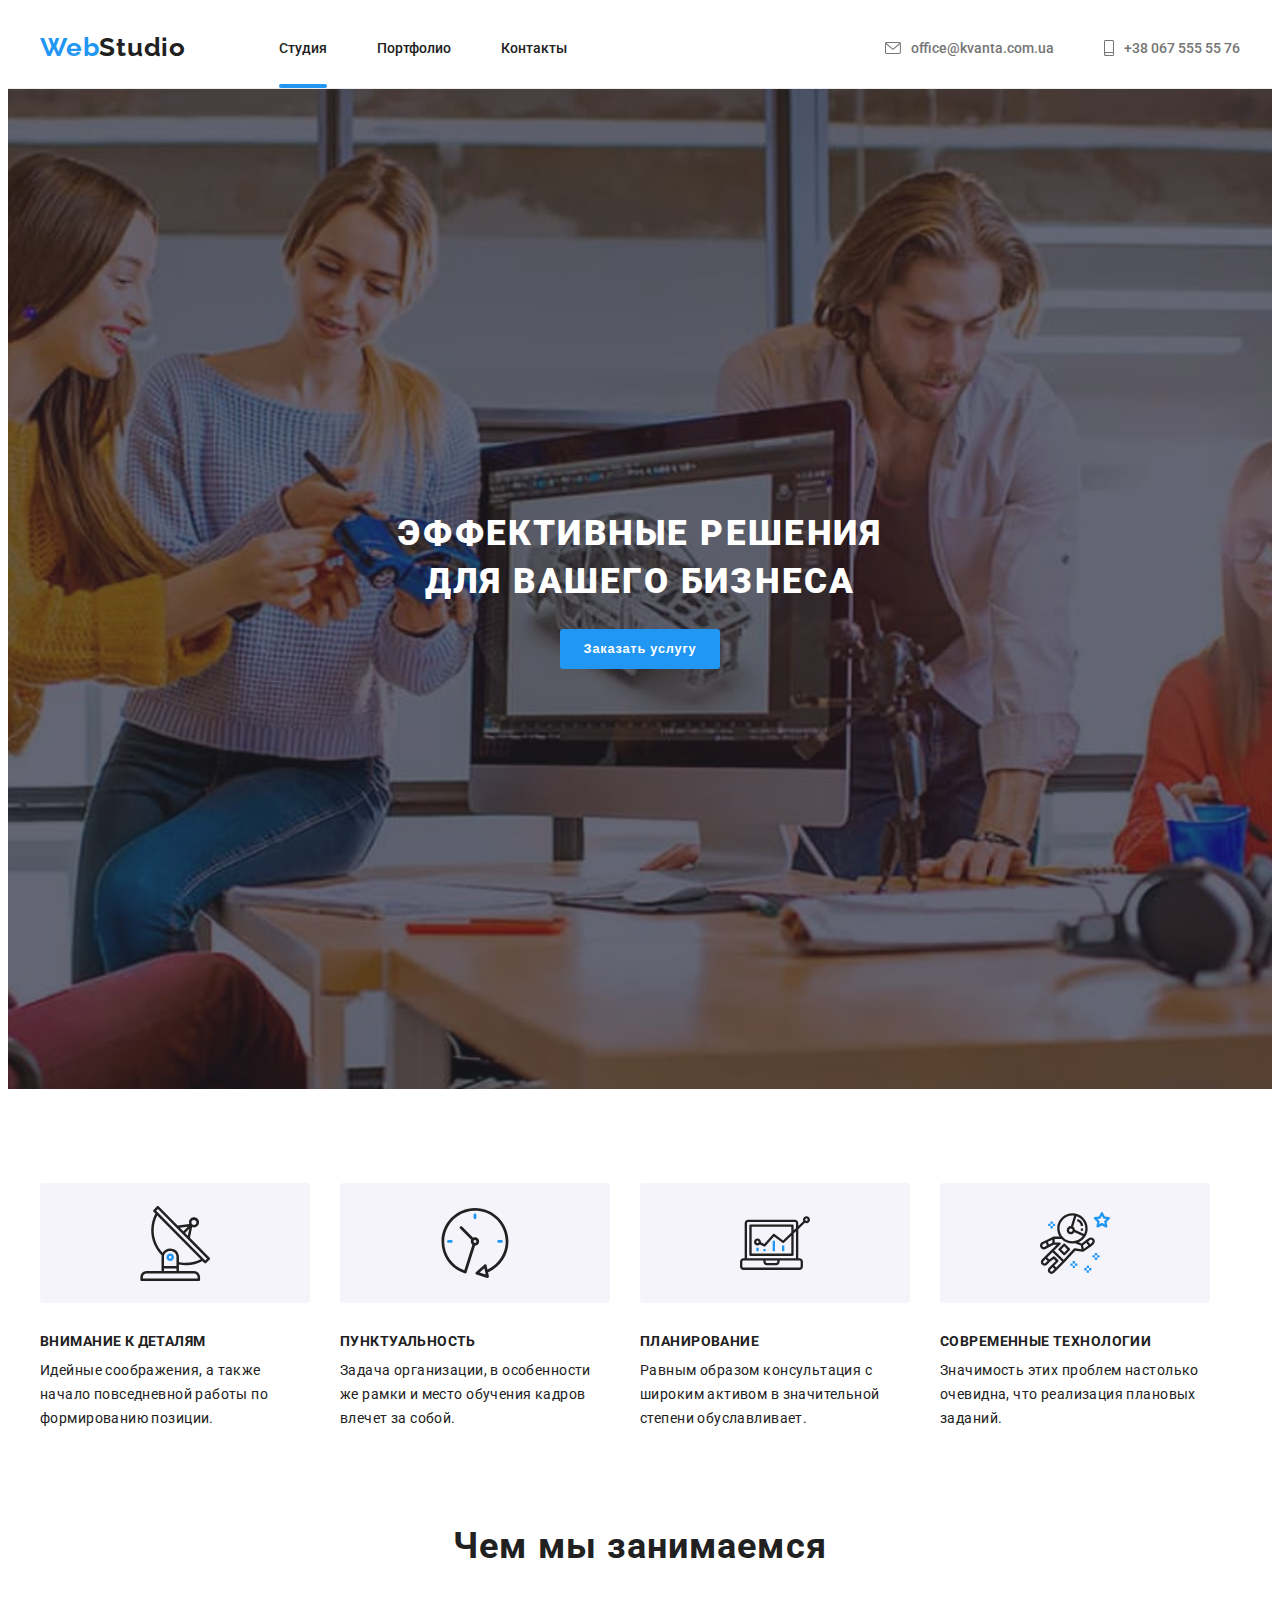
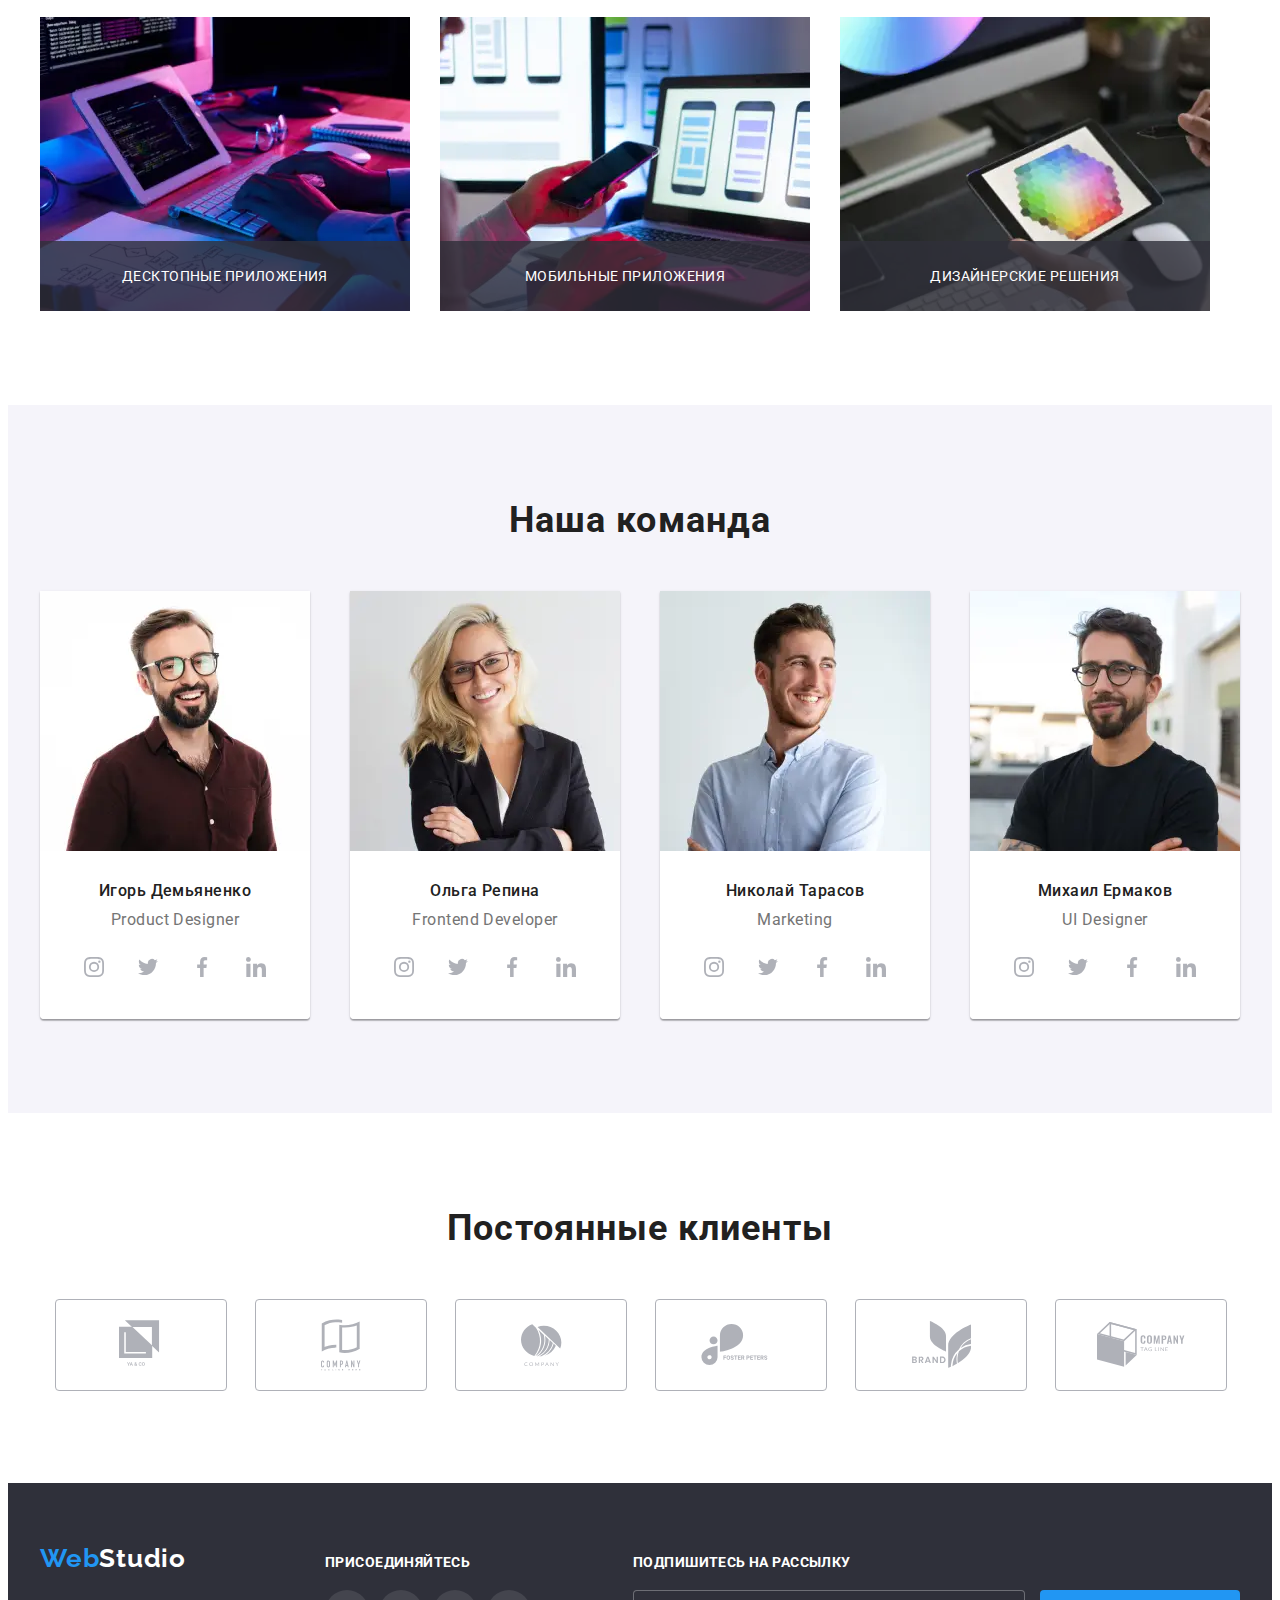
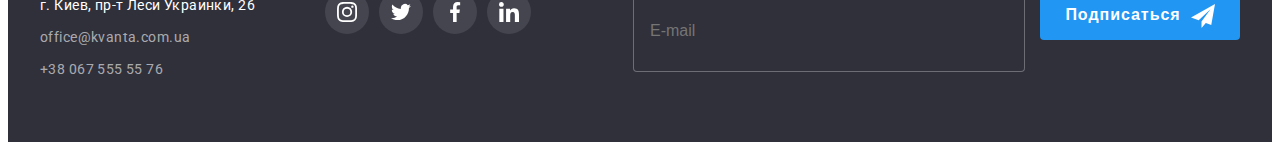
<file: index.html>
<!DOCTYPE html>
<html lang="ru">
<head>
    <meta charset="UTF-8">
    <meta name="viewport" content="width=device-width, initial-scale=1.0">
    <title>Studio</title>
<link rel="preconnect" href="https://fonts.gstatic.com">
<link href="https://fonts.googleapis.com/css2?family=Raleway:wght@700&family=Roboto:wght@400;500;700;900&display=swap"
    rel="stylesheet">
    <link rel="stylesheet" href="https://cdnjs.cloudflare.com/ajax/libs/modern-normalize/1.0.0/modern-normalize.min.css"
        integrity="sha512-ISS7cAi1PEhQ8jnbJpJZMd29NlhNj4AWYyLOSp2CE/CsHxTCu+r+t0D2yoJudVrd0/8fTVPUVDzY5Tvli75u/g=="
        crossorigin="anonymous" />
    <link rel="stylesheet" href="./css/main.min.css">
</head>
<body>

                    <!------------  HEADER ------------>
    <header class="header">
        <div class="container header-box">
            <nav class="header-navigation">
                <a class="header-logo" href="./index.html"><span class="first-word">Web</span>Studio</a>
                <ul class="nav-list">
                    <li>
                        <a class="nav-link active-link" href="./index.html">Студия</a>
                    </li>
                    <li>
                        <a class="nav-link" href="./portfolio.html">Портфолио</a>
                    </li>
                    <li>
                        <a class="nav-link" href="#">Контакты</a>
                    </li>
                </ul>
            </nav>
            <button type="button" class="burger-btn" data-menu-button>
                <svg class="burger-icon">
                    <use href="./img/icons/symbol-defs.svg#burger-icon">
                    </use>
                </svg>
            </button>
            <ul class="address-list">
                <li>
                    <a class="address-link" href="mailto:office@kvanta.com.ua">
                        <svg class="address-icon" width="16" height="12">
                            <use href="./img/icons/symbol-defs.svg#icon-envelope"></use>    
                        </svg>
                        office@kvanta.com.ua
                    </a>
                </li>
                <li>
                    <a class="address-link" href="tel:+380675555576">
                        <svg class="address-icon" width="10" height="16">
                            <use href="./img/icons/symbol-defs.svg#icon-smartphone"></use>
                        </svg>
                        +38 067 555 55 76
                    </a>
                </li>
            </ul>
        </div>
        <div class="mobile-menu" data-menu>
            <button class="mobile-close-btn" type="button" data-menu-close>
                <svg class="close-btn">
                    <use href="./img/icons/symbol-defs.svg#header-close-icon"></use>
                </svg>
            </button>
            <ul class="mobile-menu-nav">
                <li class="mobile-menu-nav-item">
                    <a href="./index.html" class="mobile-menu-nav-link accent-color">Студия</a>
                </li>
                <li class="mobile-menu-nav-item">
                    <a href="./portfolio.html" class="mobile-menu-nav-link">Портфолио</a>
                </li>
                <li class="mobile-menu-nav-item">
                    <a href="#" class="mobile-menu-nav-link">Контакты</a>
                </li>
            </ul>
            <div class="mobile-box">
                <ul class="mobile-menu-address">
                    <li>
                        <a class="mobile-menu-address-tel" href="tel:+380675555576">+38 067 555 55 76</a>
                    </li>
                    <li>
                        <a class="mobile-menu-address-mail" href="mailto:office@kvanta.com.ua">office@kvanta.com.ua</a>
                    </li>
                </ul>
                <ul class="header-social-list">
                    <li>
                        <a href="#">Instagram</a>
                    </li>
                    <li>
                        <a href="#">Twitter</a>
                    </li>
                    <li>
                        <a href="#">Facebook</a>
                    </li>
                    <li>
                        <a href="#">LinkedIn</a>
                    </li>
                </ul>
            </div>
        </div>
    </header>
    <main>




                    <!------------  HERO  ------------>
        <section class="hero-section">
            <div class="container">
                <h1 class="hero-title">Эффективные решения для вашего бизнеса</h1>
                <button class="button" type="button" data-modal-open>Заказать услугу</button>
            </div>
        </section>




                    <!------------  OUR PRIORITY  ------------>
        <section class="priority-box">
            <div class="container">
                <h2 class="visually-hidden">Наши приоритеты</h2>
                <ul class="priority-list">
                    <li class="antenna-item">
                        <h3 class="priority-subtitle">Внимание к деталям</h3>
                        <p class="priority-text">Идейные соображения, а также начало повседневной работы по формированию позиции.</p>
                    </li>
                    <li class="clock-item">
                        <h3 class="priority-subtitle">Пунктуальность</h3>
                        <p class="priority-text">Задача организации, в особенности же рамки и место обучения кадров влечет за собой.</p>
                    </li>
                    <li class="diagram-item">
                        <h3 class="priority-subtitle">Планирование</h3>
                        <p class="priority-text">Равным образом консультация с широким активом в значительной степени обуславливает.</p>
                    </li>
                    <li class="astronaut-item">
                        <h3 class="priority-subtitle">Современные технологии</h3>
                        <p class="priority-text">Значимость этих проблем настолько очевидна, что реализация плановых заданий.
                        </p>
                    </li>
                </ul>
            </div>
        </section>




                    <!------------  WHAT A WE DOING  ------------>
        <section class="work-box">
            <div class="container">
                <h2 class="work-title">Чем мы занимаемся</h2>
                <ul class="work-list">
                    <li>
                        <div class="work-overlay-box">
                            <picture>
                                <source srcset="./img/works/desktop/1.webp 1x, ./img/works/desktop/1@2x.webp 2x" type="image/webp"> 
                                <source srcset="./img/works/desktop/1.jpg 1x, ./img/works/desktop/1@2x.jpg 2x">
                                <img src="./img/works/desktop/1.jpg" alt="разработчик пишет код" width="370" height="294">
                            </picture>
                            <div class="work-overlay">
                                <p>Десктопные приложения</p>
                            </div>
                        </div>
                    </li>
                    <li>
                        <div class="work-overlay-box">
                            <picture>
                                <source srcset="./img/works/desktop/2.webp 1x, ./img/works/desktop/2@2x.webp 2x" type="image/webp">
                                <source srcset="./img/works/desktop/2.jpg 1x, ./img/works/desktop/2@2x.jpg 2x">
                                <img src="./img/works/desktop/2.jpg" alt="разработчик держит смартфон" width="370" height="294">
                            </picture>
                            <div class="work-overlay">
                                <p>Мобильные приложения</p>
                            </div>
                        </div>
                    </li>
                    <li>
                        <div class="work-overlay-box">
                            <picture>
                                <source srcset="./img/works/desktop/3.webp 1x, ./img/works/desktop/3@2x.webp 2x" type="image/webp">
                                <source srcset="./img/works/desktop/3.jpg 1x, ./img/works/desktop/3@2x.jpg 2x">
                                <img src="./img/works/desktop/3.jpg" alt="разработчик выбирает цвет на планшете" width="370" height="294">
                            </picture>
                            <div class="work-overlay">
                                <p>Дизайнерские решения</p>
                            </div>
                        </div>
                    </li>
                </ul>
            </div>
        </section>




                    <!------------  OUR TEAM  ------------>
        <section class="team-box">
            <div class="container">
                <h2 class="team-title">Наша команда</h2>
                <ul class="team-list">
                    <li class="team-list-box">
                        <picture>
                            <source srcset="./img/our_team/desktop/1.webp 1x, ./img/our_team/desktop/1@2x.webp 2x" media="(min-width: 1200px)"
                                type="image/webp">
                            <source srcset="./img/our_team/desktop/1.jpg 1x, ./img/our_team/desktop/1@2x.jpg 2x" media="(min-width: 1200px)">
                            
                            <source srcset="./img/our_team/tablet/1.webp 1x, ./img/our_team/tablet/1@2x.webp 2x" media="(min-width: 768px)"
                                type="image/webp">
                            <source srcset="./img/our_team/tablet/1.jpg 1x, ./img/our_team/tablet/1@2x.jpg 2x" media="(min-width: 768px)">
                            
                            <source srcset="./img/our_team/mobile/1.webp 1x, ./img/our_team/mobile/1@2x.webp 2x" media="(min-width: 320px)"
                                type="image/webp">
                            <source srcset="./img/our_team/mobile/1.jpg 1x, ./img/our_team/mobile/1@2x.jpg 2x" media="(min-width: 320px)">
                            <img src="./img/our_team/mobile/1.jpg" alt="фото Игорь Демьяненко">
                        </picture>
                        <div class="team-card">
                            <h3 class="team-name">Игорь Демьяненко</h3>
                            <p class="team-text" lang="en">Product Designer</p>
                            <div class="team-social">
                                <ul>
                                    <li>
                                        <a href="#"> 
                                            <svg width="20" height="20">
                                                <use href="./img/icons/symbol-defs.svg#icon-instagram"></use>
                                            </svg>
                                        </a>
                                    </li>
                                    <li>
                                        <a href="#">
                                            <svg width="20" height="20">
                                                <use href="./img/icons/symbol-defs.svg#icon-twitter"></use>
                                            </svg>
                                        </a>
                                    </li>
                                    <li>
                                        <a href="#">
                                            <svg width="20" height="20">
                                                <use href="./img/icons/symbol-defs.svg#icon-facebook"></use>
                                            </svg>
                                        </a>
                                    </li>
                                    <li>
                                        <a href="#">
                                            <svg width="20" height="20">
                                                <use href="./img/icons/symbol-defs.svg#icon-linkedin"></use>
                                            </svg>
                                        </a>
                                    </li>
                                </ul>
                            </div>
                        </div>
                    </li>
                    <li class="team-list-box">
                        <picture>
                            <source srcset="./img/our_team/desktop/2.webp 1x, ./img/our_team/desktop/2@2x.webp 2x" media="(min-width: 1200px)"
                                type="image/webp">
                            <source srcset="./img/our_team/desktop/2.jpg 1x, ./img/our_team/desktop/2@2x.jpg 2x" media="(min-width: 1200px)">
                        
                            <source srcset="./img/our_team/tablet/2.webp 1x, ./img/our_team/tablet/2@2x.webp 2x" media="(min-width: 768px)"
                                type="image/webp">
                            <source srcset="./img/our_team/tablet/2.jpg 1x, ./img/our_team/tablet/2@2x.jpg 2x" media="(min-width: 768px)">
                        
                            <source srcset="./img/our_team/mobile/2.webp 1x, ./img/our_team/mobile/2@2x.webp 2x" media="(min-width: 320px)"
                                type="image/webp">
                            <source srcset="./img/our_team/mobile/2.jpg 1x, ./img/our_team/mobile/2@2x.jpg 2x" media="(min-width: 320px)">
                            <img src="./img/our_team/mobile/2.jpg" alt="фото Ольга Репина">
                        </picture>
                        <div class="team-card">
                            <h3 class="team-name">Ольга Репина</h3>
                            <p class="team-text" lang="en">Frontend Developer</p>
                            <div class="team-social">
                                <ul>
                                    <li>
                                        <a href="#">
                                            <svg width="20" height="20">
                                                <use href="./img/icons/symbol-defs.svg#icon-instagram"></use>
                                            </svg>
                                        </a>
                                    </li>
                                    <li>
                                        <a href="#">
                                            <svg width="20" height="20">
                                                <use href="./img/icons/symbol-defs.svg#icon-twitter"></use>
                                            </svg>
                                        </a>
                                    </li>
                                    <li>
                                        <a href="#">
                                            <svg width="20" height="20">
                                                <use href="./img/icons/symbol-defs.svg#icon-facebook"></use>
                                            </svg>
                                        </a>
                                    </li>
                                    <li>
                                        <a href="#">
                                            <svg width="20" height="20">
                                                <use href="./img/icons/symbol-defs.svg#icon-linkedin"></use>
                                            </svg>
                                        </a>
                                    </li>
                                </ul>
                            </div>
                        </div>
                    </li>
                    <li class="team-list-box">
                        <picture>
                            <source srcset="./img/our_team/desktop/3.webp 1x, ./img/our_team/desktop/3@2x.webp 2x" media="(min-width: 1200px)"
                                type="image/webp">
                            <source srcset="./img/our_team/desktop/3.jpg 1x, ./img/our_team/desktop/3@2x.jpg 2x" media="(min-width: 1200px)">
                        
                            <source srcset="./img/our_team/tablet/3.webp 1x, ./img/our_team/tablet/3@2x.webp 2x" media="(min-width: 768px)"
                                type="image/webp">
                            <source srcset="./img/our_team/tablet/3.jpg 1x, ./img/our_team/tablet/3@2x.jpg 2x" media="(min-width: 768px)">
                        
                            <source srcset="./img/our_team/mobile/3.webp 1x, ./img/our_team/mobile/3@2x.webp 2x" media="(min-width: 320px)"
                                type="image/webp">
                            <source srcset="./img/our_team/mobile/3.jpg 1x, ./img/our_team/mobile/3@2x.jpg 2x" media="(min-width: 320px)">
                            <img src="./img/our_team/mobile/3.jpg" alt="фото Николай Тарасов">
                        </picture>
                        <div class="team-card">
                            <h3 class="team-name">Николай Тарасов</h3>
                            <p class="team-text" lang="en">Marketing</p>
                            <div class="team-social">
                                <ul>
                                    <li>
                                        <a href="#">
                                            <svg width="20" height="20">
                                                <use href="./img/icons/symbol-defs.svg#icon-instagram"></use>
                                            </svg>
                                        </a>
                                    </li>
                                    <li>
                                        <a href="#">
                                            <svg width="20" height="20">
                                                <use href="./img/icons/symbol-defs.svg#icon-twitter"></use>
                                            </svg>
                                        </a>
                                    </li>
                                    <li>
                                        <a href="#">
                                            <svg width="20" height="20">
                                                <use href="./img/icons/symbol-defs.svg#icon-facebook"></use>
                                            </svg>
                                        </a>
                                    </li>
                                    <li>
                                        <a href="#">
                                            <svg width="20" height="20">
                                                <use href="./img/icons/symbol-defs.svg#icon-linkedin"></use>
                                            </svg>
                                        </a>
                                    </li>
                                </ul>
                            </div>
                        </div>
                    </li>
                    <li class="team-list-box">
                        <picture>
                            <source srcset="./img/our_team/desktop/4.webp 1x, ./img/our_team/desktop/4@2x.webp 2x" media="(min-width: 1200px)"
                                type="image/webp">
                            <source srcset="./img/our_team/desktop/4.jpg 1x, ./img/our_team/desktop/4@2x.jpg 2x" media="(min-width: 1200px)">
                        
                            <source srcset="./img/our_team/tablet/4.webp 1x, ./img/our_team/tablet/4@2x.webp 2x" media="(min-width: 768px)"
                                type="image/webp">
                            <source srcset="./img/our_team/tablet/4.jpg 1x, ./img/our_team/tablet/4@2x.jpg 2x" media="(min-width: 768px)">
                        
                            <source srcset="./img/our_team/mobile/4.webp 1x, ./img/our_team/mobile/4@2x.webp 2x" media="(min-width: 320px)"
                                type="image/webp">
                            <source srcset="./img/our_team/mobile/4.jpg 1x, ./img/our_team/mobile/4@2x.jpg 2x" media="(min-width: 320px)">
                            <img src="./img/our_team/mobile/4.jpg" alt="фото Михаил Ермаков">
                        </picture>
                        <div class="team-card">
                            <h3 class="team-name">Михаил Ермаков</h3>
                            <p class="team-text" lang="en">UI Designer</p>
                            <div class="team-social">
                                <ul>
                                    <li>
                                        <a href="#">
                                            <svg width="20" height="20">
                                                <use href="./img/icons/symbol-defs.svg#icon-instagram"></use>
                                            </svg>
                                        </a>
                                    </li>
                                    <li>
                                        <a href="#">
                                            <svg width="20" height="20">
                                                <use href="./img/icons/symbol-defs.svg#icon-twitter"></use>
                                            </svg>
                                        </a>
                                    </li>
                                    <li>
                                        <a href="#">
                                            <svg width="20" height="20">
                                                <use href="./img/icons/symbol-defs.svg#icon-facebook"></use>
                                            </svg>
                                        </a>
                                    </li>
                                    <li>
                                        <a href="#">
                                            <svg width="20" height="20">
                                                <use href="./img/icons/symbol-defs.svg#icon-linkedin"></use>
                                            </svg>
                                        </a>
                                    </li>
                                </ul>
                            </div>
                        </div>
                    </li>
                </ul>
            </div>
        </section>




                    <!------------  CLIENTS  ------------>
        <section class="client-box">
            <div class="container">
                <h2 class="client-title">Постоянные клиенты</h2>
                <ul class="client-list">
                    <li>
                        <a class="client-link" href="#">
                            <svg class="client-icon" width="44.27" height="49.23">
                                <use href="./img/icons/symbol-defs.svg#icon-logo-1"></use>
                            </svg>
                        </a>
                    </li>
                    <li>
                        <a class="client-link" href="#">
                            <svg class="client-icon" width="40" height="52">
                                <use href="./img/icons/symbol-defs.svg#icon-logo-2"></use>
                            </svg>
                        </a>
                    </li>
                    <li>
                        <a class="client-link" href="#">
                            <svg class="client-icon" width="41" height="42.6">
                                <use href="./img/icons/symbol-defs.svg#icon-logo-3"></use>
                            </svg>
                        </a>
                    </li>
                    <li>
                        <a class="client-link" href="#">
                            <svg class="client-icon" width="79.66" height="42.02">
                                <use href="./img/icons/symbol-defs.svg#icon-logo-4"></use>
                            </svg>
                        </a>
                    </li>
                    <li>
                        <a class="client-link" href="#">
                            <svg class="client-icon" width="59" height="47">
                                <use href="./img/icons/symbol-defs.svg#icon-logo-5"></use>
                            </svg>
                        </a>
                    </li>
                    <li>
                        <a class="client-link" href="#">
                            <svg class="client-icon" width="88" height="45.44">
                                <use href="./img/icons/symbol-defs.svg#icon-Object"></use>
                            </svg>
                        </a>
                    </li>
                </ul>
            </div>
        </section>
    </main>
                    <!------------  FOOTER  ------------>
    <footer class="footer-section">
        <div class="container footer-box">
            <div class="footer-box-contacts">
                <a class="footer-logo" href="./index.html"><span class="first-word">Web</span>Studio</a>
                <address>
                    <ul>
                        <li>
                            <a class="footer-link-map" href="https://goo.gl/maps/8JibjhML7Pq8z9mKA">г. Киев, пр-т Леси Украинки, 26</a>
                        </li>
                        <li>
                            <a class="footer-link mail" href="mailto:office@kvanta.com.ua">office@kvanta.com.ua</a>
                        </li>
                        <li>
                            <a class="footer-link" href="tel:+380675555576">+38 067 555 55 76</a>
                        </li>
                    </ul>
                </address>
            </div>
            <div class="footer-social">
                <p>присоединяйтесь</p>
                <ul>
                    <li>
                        <a href="https://www.instagram.com/reva_anton/" >
                            <svg width="20" height="20">
                                <use href="./img/icons/symbol-defs.svg#icon-instagram"></use>
                            </svg>
                        </a>
                    </li>
                    <li>
                        <a href="#">
                            <svg width="20" height="20">
                                <use href="./img/icons/symbol-defs.svg#icon-twitter"></use>
                            </svg>
                        </a>
                    </li>
                    <li>
                        <a href="https://www.facebook.com/profile.php?id=100001287010726">
                            <svg width="20" height="20">
                                <use href="./img/icons/symbol-defs.svg#icon-facebook"></use>
                            </svg>
                        </a>
                    </li>
                    <li>
                        <a href="#">
                            <svg width="20" height="20">
                                <use href="./img/icons/symbol-defs.svg#icon-linkedin"></use>
                            </svg>
                        </a>
                    </li>
                </ul>
            </div>
            <div class="footer-form">
                <p>подпишитесь на рассылку</p>
                <form>
                    <input class="footer-mail" type="email" name="email" placeholder="E-mail">
                    <button type="submit" class="button footer-button"><span class="footer-btm-icon">Подписаться</span></button>
                </form>
            </div>
        </div>
    </footer>

                    <!------------  MODAL WINDOW  ------------>
    <div class="backdrop is-hidden" data-modal>
        <div class="modal">
            <button type="button" class="modal-close-btn" data-modal-close>
                <svg width="11" height="11">
                    <use href="./img/icons/symbol-defs.svg#icon-close"></use>
                </svg>
            </button>
            <b>Оставьте свои данные, мы вам перезвоним</b>
            <form class="form">
                <label class="form-label">
                    Имя
                    <span class="modal-input-box">
                        <input class="modal-input" type="text" name="user-name">
                        <svg class="modal-svg" width="18" height="18">
                            <use href="./img/icons/symbol-defs.svg#person"></use>
                        </svg>
                    </span>
                </label>
                
                <label class="form-label">
                    Телефон
                    <span class="modal-input-box">
                        <input class="modal-input" type="tel" name="user-tel">
                        <svg class="modal-svg" width="18" height="18">
                            <use href="./img/icons/symbol-defs.svg#phone"></use>
                        </svg>
                    </span>
                </label>

                <label class="form-label">
                    Почта
                    <span class="modal-input-box">
                        <input class="modal-input" type="email" name="user-email">
                        <svg class="modal-svg" width="18" height="18">
                            <use href="./img/icons/symbol-defs.svg#email"></use>
                        </svg>
                    </span>
                </label>
                
                <label class="form-label">
                    Комментарий
                    <textarea class="modal-user-message" name="user-message" placeholder="Ведите текст"></textarea>
                </label>
                

                <input class="modal-checkbox visually-hidden" type="checkbox" name="user-policy" id="checkbox">
                <label class="checkbox-label" for="checkbox"><span>
                    Соглашаюсь с рассылкой и принимаю <a href="#">Условия договора</a>
                </span></label>

                <button class="button modal-btn" type="submit">Отправить</button>
            </form>
        </div>
    </div>

    <script src="./js/modal.js"></script>
    <script src="./js/mobile-menu.js"></script>
</body>
</html>
</file>
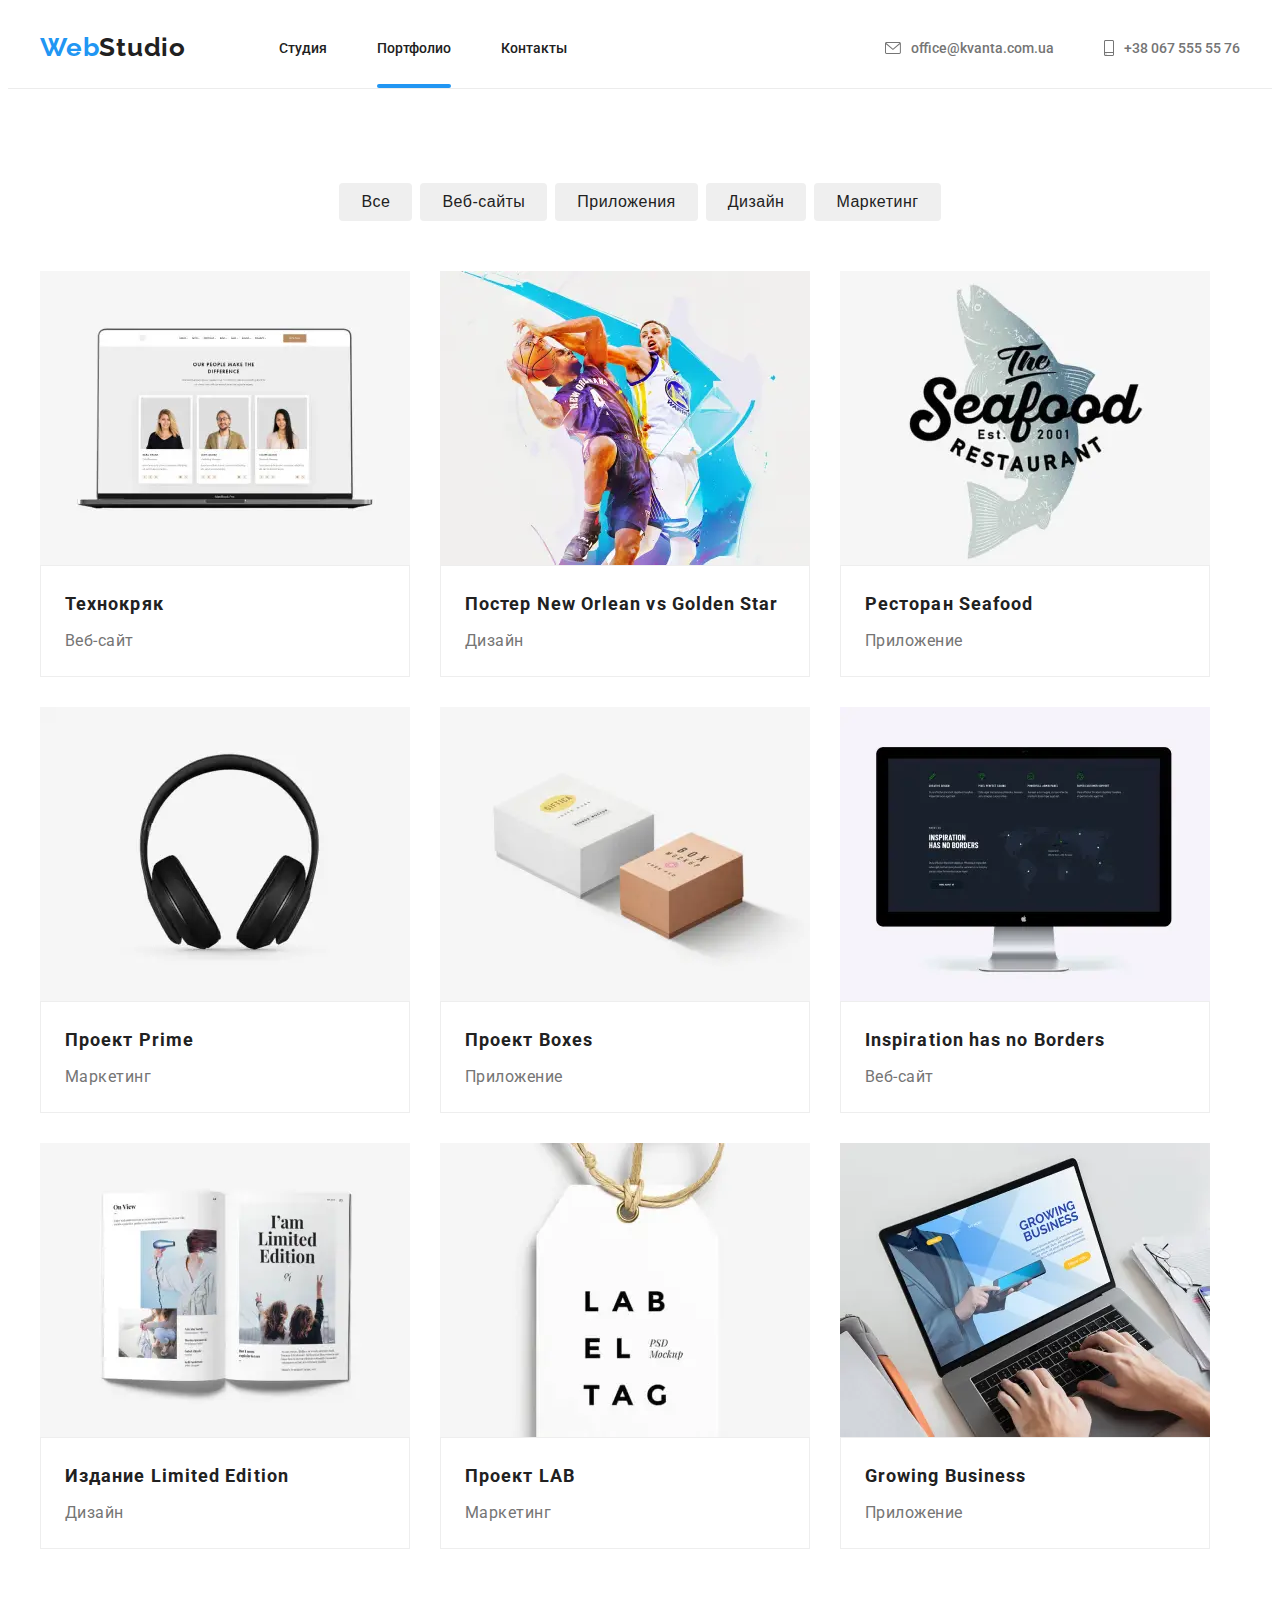
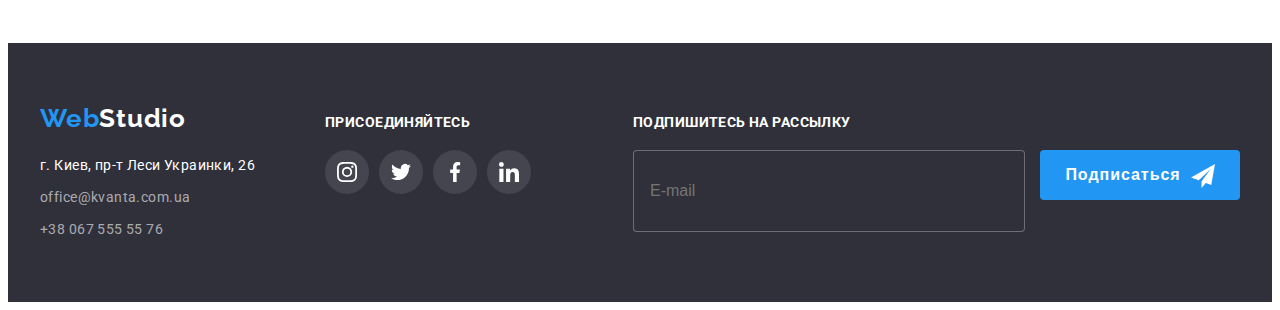
<file: portfolio.html>
<!DOCTYPE html>
<html lang="ru">
<head>
    <meta charset="UTF-8">
    <meta name="viewport" content="width=device-width, initial-scale=1.0">
    <title>Portfolio</title>
<link rel="preconnect" href="https://fonts.gstatic.com">
<link href="https://fonts.googleapis.com/css2?family=Raleway:wght@700&family=Roboto:wght@400;500;700;900&display=swap"
    rel="stylesheet">
    <link rel="stylesheet" href="https://cdnjs.cloudflare.com/ajax/libs/modern-normalize/1.0.0/modern-normalize.min.css"
        integrity="sha512-ISS7cAi1PEhQ8jnbJpJZMd29NlhNj4AWYyLOSp2CE/CsHxTCu+r+t0D2yoJudVrd0/8fTVPUVDzY5Tvli75u/g=="
        crossorigin="anonymous" />
    <link rel="stylesheet" href="./css/main.min.css">
</head>
<body>
                    <!------------  HEADER ------------>
    <header class="header">
        <div class="container header-box">
            <nav class="header-navigation">
                <a class="header-logo" href="./index.html"><span class="first-word">Web</span>Studio</a>
                <ul class="nav-list">
                    <li>
                        <a class="nav-link" href="./index.html">Студия</a>
                    </li>
                    <li>
                        <a class="nav-link active-link" href="./portfolio.html">Портфолио</a>
                    </li>
                    <li>
                        <a class="nav-link" href="#">Контакты</a>
                    </li>
                </ul>
            </nav>
            <button type="button" class="burger-btn" data-menu-button>
                <svg class="burger-icon">
                    <use href="./img/icons/symbol-defs.svg#burger-icon">
                    </use>
                </svg>
            </button>
            <ul class="address-list">
                <li>
                    <a class="address-link" href="mailto:office@kvanta.com.ua">
                        <svg class="address-icon" width="16" height="12">
                            <use href="./img/icons/symbol-defs.svg#icon-envelope"></use>
                        </svg>
                        office@kvanta.com.ua
                    </a>
                </li>
                <li>
                    <a class="address-link" href="tel:+380675555576">
                        <svg class="address-icon" width="10" height="16">
                            <use href="./img/icons/symbol-defs.svg#icon-smartphone"></use>
                        </svg>
                        +38 067 555 55 76
                    </a>
                </li>
            </ul>
        </div>
        <div class="mobile-menu" data-menu>
            <button class="mobile-close-btn" type="button" data-menu-close>
                <svg class="close-btn">
                    <use href="./img/icons/symbol-defs.svg#header-close-icon"></use>
                </svg>
            </button>
            <ul class="mobile-menu-nav">
                <li class="mobile-menu-nav-item">
                    <a href="./index.html" class="mobile-menu-nav-link accent-color">Студия</a>
                </li>
                <li class="mobile-menu-nav-item">
                    <a href="./portfolio.html" class="mobile-menu-nav-link">Портфолио</a>
                </li>
                <li class="mobile-menu-nav-item">
                    <a href="#" class="mobile-menu-nav-link">Контакты</a>
                </li>
            </ul>
            <ul class="mobile-menu-address">
                <li>
                    <a class="mobile-menu-address-tel" href="tel:+380675555576">+38 067 555 55 76</a>
                </li>
                <li>
                    <a class="mobile-menu-address-mail" href="mailto:office@kvanta.com.ua">office@kvanta.com.ua</a>
                </li>
            </ul>
    
            <ul class="header-social-list">
                <li>
                    <a href="#">Instagram</a>
                </li>
                <li>
                    <a href="#">Twitter</a>
                </li>
                <li>
                    <a href="#">Facebook</a>
                </li>
                <li>
                    <a href="#">LinkedIn</a>
                </li>
            </ul>
        </div>
    </header>
                    <!------------  MAIN  ------------>
    <main>
        <section class="portfolio-box">
            <div class="container">
                <h1 class="visually-hidden">Портфолио</h1>
                <ul class="btm-list">
                    <li>
                        <button class="btm-link" type="button">Все</button>
                    </li>
                    <li>
                        <button class="btm-link" type="button">Веб-сайты</button>
                    </li>
                    <li>
                        <button class="btm-link" type="button">Приложения</button>
                    </li>
                    <li>
                        <button class="btm-link" type="button">Дизайн</button>
                    </li>
                    <li>
                        <button class="btm-link" type="button">Маркетинг</button>
                    </li>
                </ul>
                <h2 class="visually-hidden">Примеры работ</h2>
                <ul class="portfolio-list">
                    <li>
                        <a class="portfolio-link" href="#">
                            <div class="portfolio-overlay-box">
                                <picture>
                                    <source srcset="./img/portfolio/desktop/1/1.webp 1x, ./img/portfolio/desktop/1/1@2x.webp 2x" 
                                        media="(min-width: 1200px)" type="image/webp">
                                    <source srcset="./img/portfolio/desktop/1/1.jpg 1x, ./img/portfolio/desktop/1/1@2x.jpg 2x"
                                        media="(min-width: 1200px)">

                                    <source srcset="./img/portfolio/tablet/1/1.webp 1x, ./img/portfolio/tablet/1/1@2x.webp 2x" 
                                        media="(min-width: 768px)" type="image/webp">
                                    <source srcset="./img/portfolio/tablet/1/1.jpg 1x, ./img/portfolio/tablet/1/1@2x.jpg 2x"
                                        media="(min-width: 768px)">

                                    <source srcset="./img/portfolio/mobile/1/1.webp 1x, ./img/portfolio/mobile/1/1@2x.webp 2x" 
                                        media="(min-width: 320px)" type="image/webp">
                                    <source srcset="./img/portfolio/mobile/1/1.jpg 1x, ./img/portfolio/mobile/1/1@2x.jpg 2x"
                                        media="(min-width: 320px)">
                                    <img src="./img/portfolio/mobile/1/1.jpg" alt="Веб-сайт">
                                </picture>
                                <div class="portfolio-overlay">
                                    <p>Технокряк это современная площадка распространения коронавируса. Компании используют эту платформу для цифрового
                                        шпионажа и атак на защищённые сервера конкурентов.
                                    </p>
                                </div>
                            </div>
                            <div class="portfolio-card">
                                <h3 class="work-subtitle">Технокряк</h3>
                                <p class="text">Веб-сайт</p>
                            </div>
                        </a>
                    </li>
                    <li>
                        <a class="portfolio-link" href="">
                            <div class="portfolio-overlay-box">
                                <picture>
                                    <source srcset="./img/portfolio/desktop/2/2.webp 1x, ./img/portfolio/desktop/2/2@2x.webp 2x"
                                        media="(min-width: 1200px)" type="image/webp">
                                    <source srcset="./img/portfolio/desktop/2/2.jpg 1x, ./img/portfolio/desktop/2/2@2x.jpg 2x"
                                        media="(min-width: 1200px)">
                                
                                    <source srcset="./img/portfolio/tablet/2/2.webp 1x, ./img/portfolio/tablet/2/2@2x.webp 2x"
                                        media="(min-width: 768px)" type="image/webp">
                                    <source srcset="./img/portfolio/tablet/2/2.jpg 1x, ./img/portfolio/tablet/2/2@2x.jpg 2x" 
                                    media="(min-width: 768px)">
                                
                                    <source srcset="./img/portfolio/mobile/2/2.webp 1x, ./img/portfolio/mobile/2/2@2x.webp 2x"
                                        media="(min-width: 320px)" type="image/webp">
                                    <source srcset="./img/portfolio/mobile/2/2.jpg 1x, ./img/portfolio/mobile/2/2@2x.jpg 2x" 
                                    media="(min-width: 320px)">
                                    <img src="./img/portfolio/mobile/2/2.jpg" alt="Дизайн">
                                </picture>
                                <div class="portfolio-overlay">
                                    <p>Технокряк это современная площадка распространения коронавируса. Компании используют эту платформу для цифрового
                                        шпионажа и атак на защищённые сервера конкурентов.
                                    </p>
                                </div>
                            </div>
                            <div class="portfolio-card">
                                <h3 class="work-subtitle">Постер New Orlean vs Golden Star</h3>
                                <p class="text">Дизайн</p>
                            </div>
                        </a>
                    </li>
                    <li>
                        <a class="portfolio-link" href="">
                            <div class="portfolio-overlay-box">
                                <picture>
                                    <source srcset="./img/portfolio/desktop/3/3.webp 1x, ./img/portfolio/desktop/3/3@2x.webp 2x"
                                        media="(min-width: 1200px)" type="image/webp">
                                    <source srcset="./img/portfolio/desktop/3/3.jpg 1x, ./img/portfolio/desktop/3/3@2x.jpg 2x"
                                        media="(min-width: 1200px)">
                                
                                    <source srcset="./img/portfolio/tablet/3/3.webp 1x, ./img/portfolio/tablet/3/3@2x.webp 2x"
                                        media="(min-width: 768px)" type="image/webp">
                                    <source srcset="./img/portfolio/tablet/3/3.jpg 1x, ./img/portfolio/tablet/3/3@2x.jpg 2x" 
                                        media="(min-width: 768px)">
                                
                                    <source srcset="./img/portfolio/mobile/3/3.webp 1x, ./img/portfolio/mobile/3/3@2x.webp 2x"
                                        media="(min-width: 320px)" type="image/webp">
                                    <source srcset="./img/portfolio/mobile/3/3.jpg 1x, ./img/portfolio/mobile/3/3@2x.jpg 2x"
                                        media="(min-width: 320px)">
                                    <img src="./img/portfolio/mobile/3/3.jpg" alt="Приложение">
                                </picture>
                                <div class="portfolio-overlay">
                                    <p>Технокряк это современная площадка распространения коронавируса. Компании используют эту платформу для цифрового
                                        шпионажа и атак на защищённые сервера конкурентов.
                                    </p>
                                </div>
                            </div>
                            <div class="portfolio-card">
                                <h3 class="work-subtitle">Ресторан Seafood</h3>
                                <p class="text">Приложение</p>
                            </div>
                        </a>
                    </li>
                    <li>
                        <a class="portfolio-link" href="">
                            <div class="portfolio-overlay-box">
                                <picture>
                                    <source srcset="./img/portfolio/desktop/4/4.webp 1x, ./img/portfolio/desktop/4/4@2x.webp 2x"
                                        media="(min-width: 1200px)" type="image/webp">
                                    <source srcset="./img/portfolio/desktop/4/4.jpg 1x, ./img/portfolio/desktop/4/4@2x.jpg 2x"
                                        media="(min-width: 1200px)">
                                
                                    <source srcset="./img/portfolio/tablet/4/4.webp 1x, ./img/portfolio/tablet/4/4@2x.webp 2x"
                                        media="(min-width: 768px)" type="image/webp">
                                    <source srcset="./img/portfolio/tablet/4/4.jpg 1x, ./img/portfolio/tablet/4/4@2x.jpg 2x" 
                                    media="(min-width: 768px)">
                                
                                    <source srcset="./img/portfolio/mobile/4/4.webp 1x, ./img/portfolio/mobile/4/4@2x.webp 2x"
                                        media="(min-width: 320px)" type="image/webp">
                                    <source srcset="./img/portfolio/mobile/4/4.jpg 1x, ./img/portfolio/mobile/4/4@2x.jpg 2x" 
                                    media="(min-width: 320px)">
                                    <img src="./img/portfolio/mobile/4/4.jpg" alt="Маркетинг">
                                </picture>
                                <div class="portfolio-overlay">
                                    <p>Технокряк это современная площадка распространения коронавируса. Компании используют эту платформу для цифрового
                                        шпионажа и атак на защищённые сервера конкурентов.
                                    </p>
                                </div>
                            </div>
                            <div class="portfolio-card">
                                <h3 class="work-subtitle">Проект Prime</h3>
                                <p class="text">Маркетинг</p>
                            </div>
                        </a>
                    </li>
                    <li>
                        <a class="portfolio-link" href="">
                            <div class="portfolio-overlay-box">
                                <picture>
                                    <source srcset="./img/portfolio/desktop/5/5.webp 1x, ./img/portfolio/desktop/5/5@2x.webp 2x"
                                        media="(min-width: 1200px)" type="image/webp">
                                    <source srcset="./img/portfolio/desktop/5/5.jpg 1x, ./img/portfolio/desktop/5/5@2x.jpg 2x"
                                        media="(min-width: 1200px)">
                                
                                    <source srcset="./img/portfolio/tablet/5/5.webp 1x, ./img/portfolio/tablet/5/5@2x.webp 2x"
                                        media="(min-width: 768px)" type="image/webp">
                                    <source srcset="./img/portfolio/tablet/5/5.jpg 1x, ./img/portfolio/tablet/5/5@2x.jpg 2x" 
                                    media="(min-width: 768px)">
                                
                                    <source srcset="./img/portfolio/mobile/5/5.webp 1x, ./img/portfolio/mobile/5/5@2x.webp 2x"
                                        media="(min-width: 320px)" type="image/webp">
                                    <source srcset="./img/portfolio/mobile/5/5.jpg 1x, ./img/portfolio/mobile/5/5@2x.jpg 2x" 
                                    media="(min-width: 320px)">
                                    <img src="./img/portfolio/mobile/5/5.jpg" alt="Приложение">
                                </picture>
                                <div class="portfolio-overlay">
                                    <p>Технокряк это современная площадка распространения коронавируса. Компании используют эту платформу для цифрового
                                        шпионажа и атак на защищённые сервера конкурентов.
                                    </p>
                                </div>
                            </div>
                            <div class="portfolio-card">
                                <h3 class="work-subtitle">Проект Boxes</h3>
                                <p class="text">Приложение</p>
                            </div>
                        </a>
                    </li>
                    <li>
                        <a class="portfolio-link" href="">
                            <div class="portfolio-overlay-box">
                                <picture>
                                    <source srcset="./img/portfolio/desktop/6/6.webp 1x, ./img/portfolio/desktop/6/6@2x.webp 2x"
                                        media="(min-width: 1200px)" type="image/webp">
                                    <source srcset="./img/portfolio/desktop/6/6.jpg 1x, ./img/portfolio/desktop/6/6@2x.jpg 2x"
                                        media="(min-width: 1200px)">
                                
                                    <source srcset="./img/portfolio/tablet/6/6.webp 1x, ./img/portfolio/tablet/6/6@2x.webp 2x"
                                        media="(min-width: 768px)" type="image/webp">
                                    <source srcset="./img/portfolio/tablet/6/6.jpg 1x, ./img/portfolio/tablet/6/6@2x.jpg 2x" 
                                    media="(min-width: 768px)">
                                
                                    <source srcset="./img/portfolio/mobile/6/6.webp 1x, ./img/portfolio/mobile/6/6@2x.webp 2x"
                                        media="(min-width: 320px)" type="image/webp">
                                    <source srcset="./img/portfolio/mobile/6/6.jpg 1x, ./img/portfolio/mobile/6/6@2x.jpg 2x" 
                                    media="(min-width: 320px)">
                                    <img src="./img/portfolio/mobile/6/6.jpg" alt="Веб-сайт">
                                </picture>
                                <div class="portfolio-overlay">
                                    <p>Технокряк это современная площадка распространения коронавируса. Компании используют эту платформу для цифрового
                                        шпионажа и атак на защищённые сервера конкурентов.
                                    </p>
                                </div>
                            </div>
                            <div class="portfolio-card">
                                <h3 class="work-subtitle">Inspiration has no Borders</h3>
                                <p class="text">Веб-сайт</p>
                            </div>
                        </a>
                    </li>
                    <li>
                        <a class="portfolio-link" href="">
                            <div class="portfolio-overlay-box">
                                <picture>
                                    <source srcset="./img/portfolio/desktop/7/7.webp 1x, ./img/portfolio/desktop/7/7@2x.webp 2x"
                                        media="(min-width: 1200px)" type="image/webp">
                                    <source srcset="./img/portfolio/desktop/7/7.jpg 1x, ./img/portfolio/desktop/7/7@2x.jpg 2x"
                                        media="(min-width: 1200px)">
                                
                                    <source srcset="./img/portfolio/tablet/7/7.webp 1x, ./img/portfolio/tablet/7/7@2x.webp 2x"
                                        media="(min-width: 768px)" type="image/webp">
                                    <source srcset="./img/portfolio/tablet/7/7.jpg 1x, ./img/portfolio/tablet/7/7@2x.jpg 2x"
                                     media="(min-width: 768px)">
                                
                                    <source srcset="./img/portfolio/mobile/7/7.webp 1x, ./img/portfolio/mobile/7/7@2x.webp 2x"
                                        media="(min-width: 320px)" type="image/webp">
                                    <source srcset="./img/portfolio/mobile/7/7.jpg 1x, ./img/portfolio/mobile/7/7@2x.jpg 2x"
                                     media="(min-width: 320px)">
                                    <img src="./img/portfolio/mobile/7/7.jpg" alt="Дизайн">
                                </picture>
                                <div class="portfolio-overlay">
                                    <p>Технокряк это современная площадка распространения коронавируса. Компании используют эту платформу для цифрового
                                        шпионажа и атак на защищённые сервера конкурентов.
                                    </p>
                                </div>
                            </div>
                            <div class="portfolio-card">
                                <h3 class="work-subtitle">Издание Limited Edition</h3>
                                <p class="text">Дизайн</p>
                            </div>
                        </a>
                    </li>
                    <li>
                        <a class="portfolio-link" href="">
                            <div class="portfolio-overlay-box">
                                <picture>
                                    <source srcset="./img/portfolio/desktop/8/8.webp 1x, ./img/portfolio/desktop/8/8@2x.webp 2x"
                                        media="(min-width: 1200px)" type="image/webp">
                                    <source srcset="./img/portfolio/desktop/8/8.jpg 1x, ./img/portfolio/desktop/8/8@2x.jpg 2x"
                                        media="(min-width: 1200px)">
                                
                                    <source srcset="./img/portfolio/tablet/8/8.webp 1x, ./img/portfolio/tablet/8/8@2x.webp 2x"
                                        media="(min-width: 768px)" type="image/webp">
                                    <source srcset="./img/portfolio/tablet/8/8.jpg 1x, ./img/portfolio/tablet/8/8@2x.jpg 2x" 
                                    media="(min-width: 768px)">
                                
                                    <source srcset="./img/portfolio/mobile/8/8.webp 1x, ./img/portfolio/mobile/8/8@2x.webp 2x"
                                        media="(min-width: 320px)" type="image/webp">
                                    <source srcset="./img/portfolio/mobile/8/8.jpg 1x, ./img/portfolio/mobile/8/8@2x.jpg 2x"
                                     media="(min-width: 320px)">
                                    <img src="./img/portfolio/mobile/8/8.jpg" alt="Маркетинг">
                                </picture>
                                <div class="portfolio-overlay">
                                    <p>Технокряк это современная площадка распространения коронавируса. Компании используют эту платформу для цифрового
                                        шпионажа и атак на защищённые сервера конкурентов.
                                    </p>
                                </div>
                            </div>
                            <div class="portfolio-card">
                                <h3 class="work-subtitle">Проект LAB</h3>
                                <p class="text">Маркетинг</p>
                            </div>
                        </a>
                    </li>
                    <li>
                        <a class="portfolio-link" href="">
                            <div class="portfolio-overlay-box">
                                <picture>
                                    <source srcset="./img/portfolio/desktop/9/9.webp 1x, ./img/portfolio/desktop/9/9@2x.webp 2x"
                                        media="(min-width: 1200px)" type="image/webp">
                                    <source srcset="./img/portfolio/desktop/9/9.jpg 1x, ./img/portfolio/desktop/9/9@2x.jpg 2x"
                                        media="(min-width: 1200px)">
                                
                                    <source srcset="./img/portfolio/tablet/9/9.webp 1x, ./img/portfolio/tablet/9/9@2x.webp 2x"
                                        media="(min-width: 768px)" type="image/webp">
                                    <source srcset="./img/portfolio/tablet/9/9.jpg 1x, ./img/portfolio/tablet/9/9@2x.jpg 2x"
                                     media="(min-width: 768px)">
                                
                                    <source srcset="./img/portfolio/mobile/9/9.webp 1x, ./img/portfolio/mobile/9/9@2x.webp 2x"
                                        media="(min-width: 320px)" type="image/webp">
                                    <source srcset="./img/portfolio/mobile/9/9.jpg 1x, ./img/portfolio/mobile/9/9@2x.jpg 2x"
                                     media="(min-width: 320px)">
                                    <img src="./img/portfolio/mobile/9/9.jpg" alt="Приложение">
                                </picture>
                                <div class="portfolio-overlay">
                                    <p>Технокряк это современная площадка распространения коронавируса. Компании используют эту платформу для цифрового
                                        шпионажа и атак на защищённые сервера конкурентов.
                                    </p>
                                </div>
                            </div>
                            <div class="portfolio-card">
                                <h3 class="work-subtitle">Growing Business</h3>
                                <p class="text">Приложение</p>
                            </div>
                        </a>
                    </li>
                </ul>
            </div>
        </section>
    </main>
                    <!------------  FOOTER  ------------>
    <footer class="footer-section">
        <div class="container footer-box">
            <div class="footer-box-contacts">
                <a class="footer-logo" href="./index.html"><span class="first-word">Web</span>Studio</a>
                <address>
                    <ul>
                        <li>
                            <a class="footer-link-map" href="https://goo.gl/maps/8JibjhML7Pq8z9mKA">г. Киев, пр-т Леси
                                Украинки, 26</a>
                        </li>
                        <li>
                            <a class="footer-link mail" href="mailto:office@kvanta.com.ua">office@kvanta.com.ua</a>
                        </li>
                        <li>
                            <a class="footer-link" href="tel:+380675555576">+38 067 555 55 76</a>
                        </li>
                    </ul>
                </address>
            </div>
            <div class="footer-social">
                <p>ПРИСОЕДИНЯЙТЕСЬ</p>
                <ul>
                    <li>
                        <a href="https://www.instagram.com/reva_anton/">
                            <svg width="20" height="20">
                                <use href="./img/icons/symbol-defs.svg#icon-instagram"></use>
                            </svg>
                        </a>
                    </li>
                    <li>
                        <a href="#">
                            <svg width="20" height="20">
                                <use href="./img/icons/symbol-defs.svg#icon-twitter"></use>
                            </svg>
                        </a>
                    </li>
                    <li>
                        <a href="https://www.facebook.com/profile.php?id=100001287010726">
                            <svg width="20" height="20">
                                <use href="./img/icons/symbol-defs.svg#icon-facebook"></use>
                            </svg>
                        </a>
                    </li>
                    <li>
                        <a href="#">
                            <svg width="20" height="20">
                                <use href="./img/icons/symbol-defs.svg#icon-linkedin"></use>
                            </svg>
                        </a>
                    </li>
                </ul>
            </div>
            <div class="footer-form">
                <p>ПОДПИШИТЕСЬ НА РАССЫЛКУ</p>
                <form>
                    <input class="footer-mail" type="email" name="email" placeholder="E-mail">
                    <button type="submit" class="button footer-button"><span class="footer-btm-icon">Подписаться</span></button>
                </form>
            </div>
        </div>
    </footer>
    <script src="./js/mobile-menu.js"></script>
</body>
    
</html>
</file>
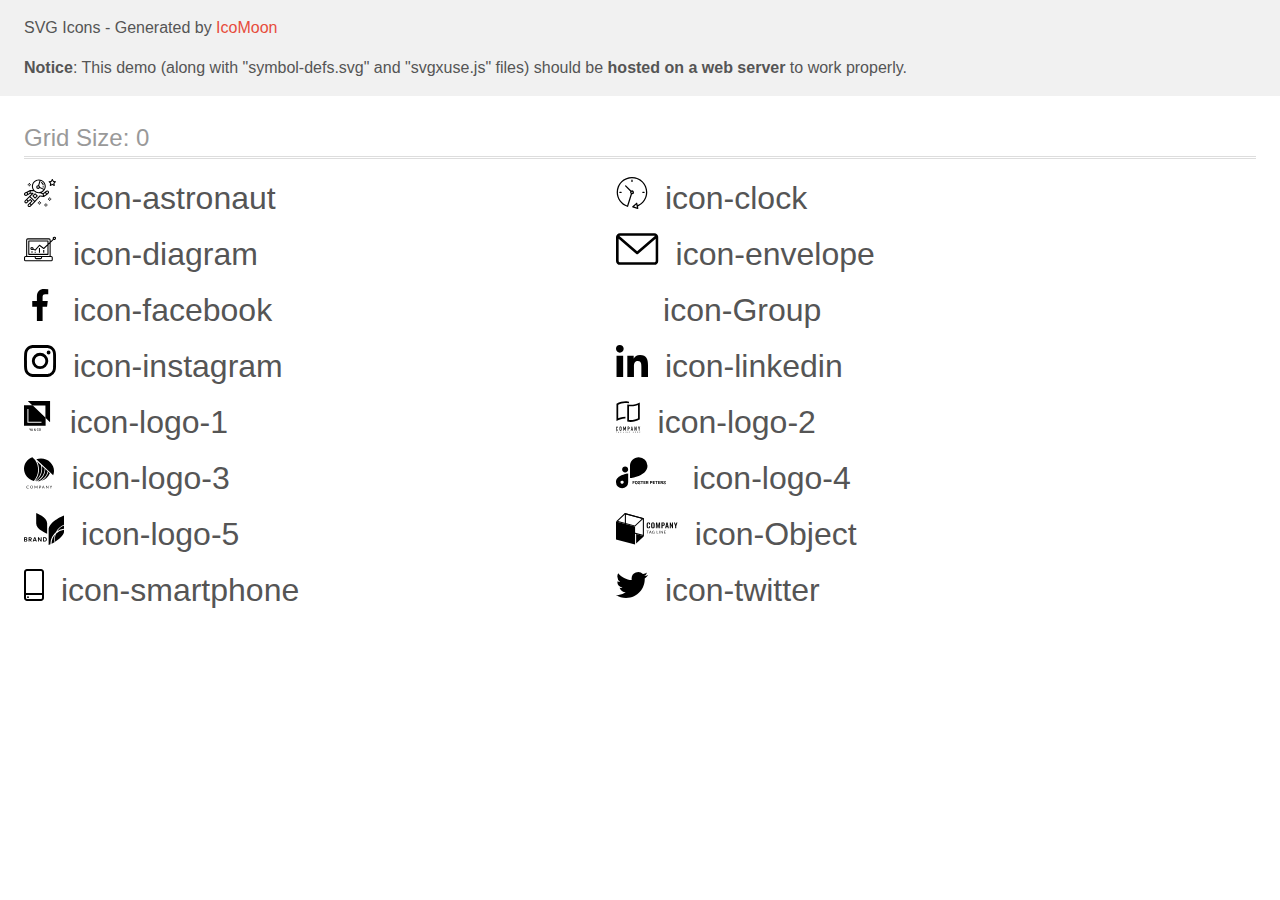
<file: img/icons/demo-external-svg.html>
<!doctype html>
<html>
<head>
    <title>IcoMoon - SVG Icons</title>
    <meta charset="utf-8">
    <meta name="viewport" content="width=device-width, initial-scale=1">
    <link rel="stylesheet" href="demo-files/demo.css">
    <link rel="stylesheet" href="style.css">
</head>
<body>
<header class="bgc1 clearfix">
<div class="mhl">
    <p>SVG Icons - Generated by <a href="https://icomoon.io/app">IcoMoon</a></p><p><strong>Notice</strong>: This demo (along with "symbol-defs.svg" and "svgxuse.js" files) should be <b>hosted on a web server</b> to work properly.</p>
</div>
</header>
    <div class="clearfix mhl ptl">
        <h1 class="mvm mtn fgc1">Grid Size: 0</h1>
        <div class="glyph fs1">
            <div class="clearfix pbs">
                <svg class="icon icon-astronaut"><use xlink:href="symbol-defs.svg#icon-astronaut"></use></svg><span class="name"> icon-astronaut</span>
            </div>
        </div>
        <div class="glyph fs1">
            <div class="clearfix pbs">
                <svg class="icon icon-clock"><use xlink:href="symbol-defs.svg#icon-clock"></use></svg><span class="name"> icon-clock</span>
            </div>
        </div>
        <div class="glyph fs1">
            <div class="clearfix pbs">
                <svg class="icon icon-diagram"><use xlink:href="symbol-defs.svg#icon-diagram"></use></svg><span class="name"> icon-diagram</span>
            </div>
        </div>
        <div class="glyph fs1">
            <div class="clearfix pbs">
                <svg class="icon icon-envelope"><use xlink:href="symbol-defs.svg#icon-envelope"></use></svg><span class="name"> icon-envelope</span>
            </div>
        </div>
        <div class="glyph fs1">
            <div class="clearfix pbs">
                <svg class="icon icon-facebook"><use xlink:href="symbol-defs.svg#icon-facebook"></use></svg><span class="name"> icon-facebook</span>
            </div>
        </div>
        <div class="glyph fs1">
            <div class="clearfix pbs">
                <svg class="icon icon-Group"><use xlink:href="symbol-defs.svg#icon-Group"></use></svg><span class="name"> icon-Group</span>
            </div>
        </div>
        <div class="glyph fs1">
            <div class="clearfix pbs">
                <svg class="icon icon-instagram"><use xlink:href="symbol-defs.svg#icon-instagram"></use></svg><span class="name"> icon-instagram</span>
            </div>
        </div>
        <div class="glyph fs1">
            <div class="clearfix pbs">
                <svg class="icon icon-linkedin"><use xlink:href="symbol-defs.svg#icon-linkedin"></use></svg><span class="name"> icon-linkedin</span>
            </div>
        </div>
        <div class="glyph fs1">
            <div class="clearfix pbs">
                <svg class="icon icon-logo-1"><use xlink:href="symbol-defs.svg#icon-logo-1"></use></svg><span class="name"> icon-logo-1</span>
            </div>
        </div>
        <div class="glyph fs1">
            <div class="clearfix pbs">
                <svg class="icon icon-logo-2"><use xlink:href="symbol-defs.svg#icon-logo-2"></use></svg><span class="name"> icon-logo-2</span>
            </div>
        </div>
        <div class="glyph fs1">
            <div class="clearfix pbs">
                <svg class="icon icon-logo-3"><use xlink:href="symbol-defs.svg#icon-logo-3"></use></svg><span class="name"> icon-logo-3</span>
            </div>
        </div>
        <div class="glyph fs1">
            <div class="clearfix pbs">
                <svg class="icon icon-logo-4"><use xlink:href="symbol-defs.svg#icon-logo-4"></use></svg><span class="name"> icon-logo-4</span>
            </div>
        </div>
        <div class="glyph fs1">
            <div class="clearfix pbs">
                <svg class="icon icon-logo-5"><use xlink:href="symbol-defs.svg#icon-logo-5"></use></svg><span class="name"> icon-logo-5</span>
            </div>
        </div>
        <div class="glyph fs1">
            <div class="clearfix pbs">
                <svg class="icon icon-Object"><use xlink:href="symbol-defs.svg#icon-Object"></use></svg><span class="name"> icon-Object</span>
            </div>
        </div>
        <div class="glyph fs1">
            <div class="clearfix pbs">
                <svg class="icon icon-smartphone"><use xlink:href="symbol-defs.svg#icon-smartphone"></use></svg><span class="name"> icon-smartphone</span>
            </div>
        </div>
        <div class="glyph fs1">
            <div class="clearfix pbs">
                <svg class="icon icon-twitter"><use xlink:href="symbol-defs.svg#icon-twitter"></use></svg><span class="name"> icon-twitter</span>
            </div>
        </div>
  </div>
<script defer src="svgxuse.js"></script>
</body>
</html>
</file>
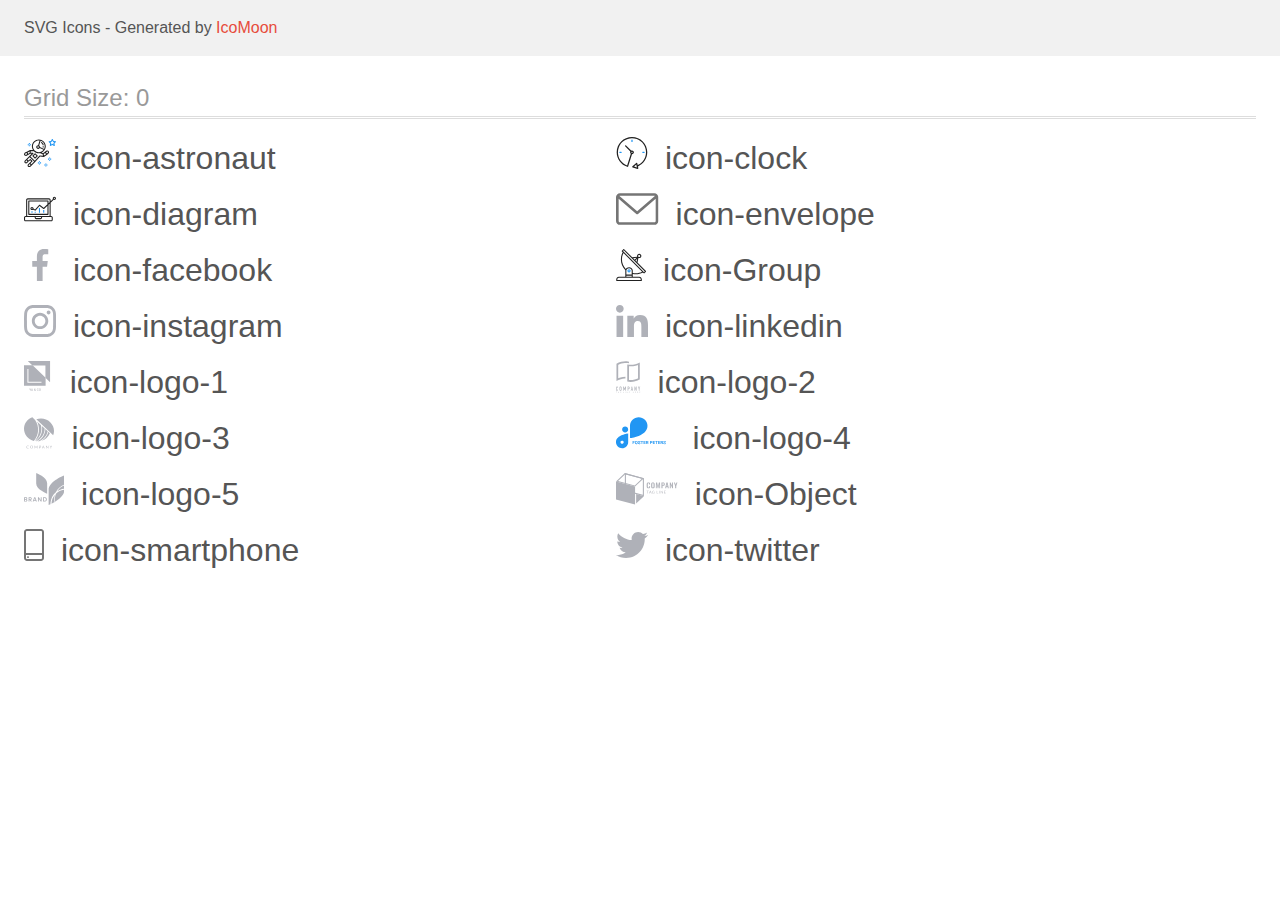
<file: img/icons/demo.html>
<!doctype html>
<html>
<head>
    <title>IcoMoon - SVG Icons</title>
    <meta charset="utf-8">
    <meta name="viewport" content="width=device-width, initial-scale=1">
    <link rel="stylesheet" href="demo-files/demo.css">
    <link rel="stylesheet" href="style.css">
</head>
<body>
<svg aria-hidden="true" style="position: absolute; width: 0; height: 0; overflow: hidden;" version="1.1" xmlns="http://www.w3.org/2000/svg" xmlns:xlink="http://www.w3.org/1999/xlink">
<defs>
<symbol id="icon-astronaut" viewBox="0 0 32 32">
<path fill="#2196f3" style="fill: var(--color1, #2196f3)" d="M31.974 4.524c-0.064-0.191-0.227-0.332-0.427-0.362l-0.003-0-1.911-0.278-0.855-1.731c-0.179-0.365-0.777-0.365-0.956 0l-0.855 1.731-1.911 0.278c-0.26 0.039-0.457 0.26-0.457 0.528 0 0.15 0.062 0.285 0.161 0.382l1.383 1.348-0.326 1.903c-0.034 0.2 0.048 0.402 0.212 0.522 0.166 0.12 0.383 0.135 0.562 0.040l1.709-0.899 1.709 0.899c0.072 0.038 0.157 0.061 0.247 0.061 0.295 0 0.534-0.239 0.534-0.534 0-0.031-0.003-0.062-0.008-0.092l0 0.003-0.326-1.903 1.383-1.348c0.099-0.097 0.161-0.233 0.161-0.382 0-0.059-0.009-0.115-0.027-0.168l0.001 0.004zM29.511 5.851c-0.126 0.122-0.183 0.299-0.153 0.472l0.191 1.114-1-0.526c-0.072-0.039-0.158-0.062-0.249-0.062s-0.177 0.023-0.252 0.063l0.003-0.001-1 0.526 0.191-1.114c0.005-0.027 0.008-0.059 0.008-0.091 0-0.149-0.061-0.285-0.16-0.381l-0-0-0.811-0.79 1.119-0.162c0.174-0.025 0.324-0.134 0.402-0.292l0.5-1.013 0.5 1.013c0.078 0.158 0.228 0.267 0.402 0.292l1.119 0.162-0.809 0.79zM26.134 20.522h-1.067v1.067h1.067v-1.067zM26.134 22.656h-1.067v1.066h1.067v-1.066zM27.2 21.589h-1.067v1.067h1.067v-1.067zM25.067 21.589h-1.067v1.067h1.067v-1.067zM22.4 26.389h-1.067v1.067h1.067v-1.067zM22.4 28.523h-1.067v1.067h1.067v-1.067zM23.467 27.456h-1.067v1.067h1.067v-1.067zM21.334 27.456h-1.067v1.067h1.067v-1.067zM16 24.256h-1.066v1.067h1.066v-1.067zM16 26.389h-1.066v1.067h1.066v-1.067zM17.067 25.322h-1.067v1.067h1.067v-1.067zM14.934 25.322h-1.067v1.067h1.067v-1.067zM5.867 6.122h-1.066v1.066h1.066v-1.066zM5.867 8.256h-1.066v1.066h1.066v-1.066zM6.933 7.189h-1.067v1.067h1.066v-1.067zM4.8 7.189h-1.067v1.067h1.067v-1.067z"></path>
<path fill="#212121" style="fill: var(--color2, #212121)" d="M24.715 14.16c-0.28-0.376-0.698-0.636-1.179-0.703l-0.009-0.001c-0.076-0.012-0.164-0.018-0.254-0.018-0.411 0-0.789 0.139-1.090 0.373l0.004-0.003-1.253 0.96-1.898 1.417-1.358-0.541c2.421-1.086 4.113-3.508 4.113-6.32 0-3.823-3.122-6.934-6.961-6.934s-6.961 3.11-6.961 6.934c0 1.386 0.415 2.674 1.12 3.759l-2.768-0.024c-0.009 0-0.016 0.005-0.023 0.005-0.057 0.003-0.11 0.014-0.159 0.033l0.004-0.001c-0.013 0.005-0.026 0.007-0.038 0.013-0.006 0.003-0.013 0.003-0.019 0.006l-3.233 1.596c-0 0-0.001 0-0.001 0.001l-1.893 0.91c-0.024 0.011-0.045 0.023-0.065 0.036l0.001-0.001c-0.482 0.324-0.795 0.867-0.795 1.483 0 0.297 0.073 0.577 0.201 0.823l-0.005-0.010c0.22 0.424 0.592 0.742 1.043 0.885l0.013 0.003c0.161 0.053 0.345 0.083 0.537 0.083 0.308 0 0.598-0.078 0.851-0.216l-0.009 0.005 1.388-0.738 2.264-1.169 1.357-0.008-5.442 5.415c0 0.001-0.001 0.001-0.001 0.001l-1.339 1.333c-0.303 0.299-0.491 0.714-0.491 1.173 0 0.002 0 0.003 0 0.005v-0c0.002 0.919 0.748 1.664 1.667 1.664 0.001 0 0.002 0 0.002 0h-0c0.428 0 0.854-0.162 1.18-0.485l1.314-1.309 1.741-1.3 0.901 0.897-3.102 3.088c-0.303 0.299-0.491 0.714-0.491 1.173 0 0.001 0 0.003 0 0.004v-0c0 0.445 0.174 0.864 0.49 1.179 0.302 0.3 0.717 0.485 1.176 0.485 0.001 0 0.002 0 0.003 0h-0c0.427 0 0.855-0.162 1.18-0.485l4.488-4.472c0.007-0.006 0.016-0.009 0.022-0.016l5.166-5.658 3.471 0.494c0.025 0.004 0.050 0.006 0.075 0.006 0.064 0 0.127-0.016 0.187-0.038 0.017-0.006 0.032-0.015 0.049-0.023 0.019-0.010 0.039-0.015 0.058-0.027l3.213-2.133c0.012-0.008 0.018-0.021 0.029-0.030 0.013-0.010 0.029-0.014 0.041-0.026l1.271-1.191c0.348-0.326 0.564-0.787 0.564-1.3 0-0.4-0.132-0.769-0.355-1.066l0.003 0.005zM2.13 17.77c-0.098 0.054-0.215 0.086-0.34 0.086-0.078 0-0.153-0.013-0.224-0.036l0.005 0.001c-0.294-0.093-0.504-0.364-0.504-0.683 0-0.235 0.114-0.444 0.289-0.575l0.002-0.001 1.314-0.632 0.316 0.924 0.133 0.389-0.992 0.527zM5.627 15.942l-1.548 0.8-0.255-0.746-0.184-0.537 2.027-1.001-0.040 1.484zM20.727 9.322c0 0.918-0.219 1.785-0.599 2.56l-4.181-1.899c-0.044-0.575-0.342-1.072-0.782-1.384l-0.006-0.004 1.464-4.861c2.377 0.757 4.104 2.975 4.104 5.588zM8.938 9.322c0-3.235 2.644-5.867 5.894-5.867 0.253 0 0.5 0.022 0.745 0.053l-1.432 4.753c-0.019 0-0.037-0.006-0.057-0.006-0 0-0.001 0-0.001 0-1.032 0-1.869 0.835-1.872 1.867v0c0.003 1.031 0.84 1.867 1.872 1.867 0 0 0 0 0.001 0h-0c0.695 0 1.295-0.383 1.618-0.944l3.863 1.755c-1.075 1.447-2.795 2.39-4.737 2.39-3.25 0-5.894-2.632-5.894-5.867zM14.895 10.122c0 0.441-0.362 0.8-0.806 0.8-0 0-0.001 0-0.001 0-0.443 0-0.802-0.358-0.804-0.8v-0c0-0.441 0.361-0.8 0.806-0.8s0.806 0.359 0.806 0.8zM2.464 25.146c-0.11 0.109-0.261 0.176-0.428 0.176s-0.317-0.067-0.427-0.175l0 0c-0.109-0.108-0.176-0.257-0.176-0.422s0.067-0.314 0.176-0.422l0-0 0.962-0.959 0.852 0.848-0.959 0.954zM5.678 28.88c-0.11 0.109-0.261 0.176-0.428 0.176s-0.317-0.067-0.427-0.175l0 0c-0.109-0.108-0.176-0.257-0.176-0.422s0.067-0.314 0.176-0.422l0-0 0.963-0.959 0.852 0.848-0.96 0.955zM9.16 25.411l-0.001 0.001-1.765 1.76-0.852-0.848 1.765-1.757c0.040-0.040 0.065-0.088 0.090-0.136 0.007-0.014 0.020-0.026 0.026-0.040 0.016-0.041 0.019-0.085 0.026-0.128 0.003-0.025 0.014-0.048 0.014-0.073 0-0.035-0.013-0.070-0.020-0.105-0.006-0.032-0.006-0.064-0.019-0.096-0.025-0.053-0.055-0.098-0.092-0.138l0 0c-0.010-0.012-0.014-0.026-0.025-0.038h-0.001s0-0.001-0.001-0.002l-1.607-1.6c-0.017-0.017-0.039-0.024-0.058-0.038-0.025-0.021-0.054-0.040-0.084-0.056l-0.003-0.001c-0.026-0.012-0.058-0.023-0.090-0.031l-0.003-0.001c-0.030-0.009-0.065-0.017-0.101-0.020l-0.002-0c-0.007-0-0.015-0-0.023-0-0.026 0-0.051 0.002-0.075 0.005l0.003-0c-0.036 0.005-0.069 0.009-0.104 0.021s-0.064 0.027-0.094 0.045c-0.020 0.011-0.043 0.015-0.061 0.029l-1.774 1.324-0.901-0.897 2.399-2.386 4.36 4.289-0.928 0.919zM15.979 18.394c-0.016-0.002-0.030 0.004-0.046 0.003-0.008-0-0.017-0.001-0.027-0.001-0.031 0-0.062 0.003-0.092 0.008l0.003-0c-0.070 0.011-0.132 0.035-0.187 0.070l0.002-0.001c-0.030 0.018-0.057 0.037-0.083 0.061-0.013 0.011-0.028 0.016-0.040 0.029l-4.698 5.146-4.328-4.256 2.833-2.818c0.096-0.097 0.156-0.23 0.156-0.377 0-0.295-0.239-0.534-0.534-0.534-0.001 0-0.001 0-0.002 0h0l-2.219 0.013 0.028-1.607 3.104 0.027c1.264 1.297 3.027 2.101 4.978 2.101 0.001 0 0.002 0 0.003 0h-0c0.438 0 0.864-0.046 1.28-0.122 0.040 0.032 0.080 0.064 0.129 0.085l2.41 0.96 0.152 0.758 0.178 0.886-3.003-0.427zM20.020 18.572l-0.313-1.558 1.446-1.080 0.946 1.257-2.080 1.381zM23.773 15.741l-0.837 0.785-0.931-1.236 0.831-0.637c0.155-0.119 0.351-0.168 0.543-0.143 0.193 0.027 0.364 0.128 0.48 0.284 0.088 0.117 0.141 0.265 0.141 0.426 0 0.206-0.087 0.391-0.226 0.521l-0 0z"></path>
<path fill="#212121" style="fill: var(--color2, #212121)" d="M13.602 18.544l-2.143-2.134c-0.096-0.096-0.229-0.155-0.376-0.155s-0.28 0.059-0.376 0.155l-2.143 2.133c-0.097 0.097-0.156 0.23-0.156 0.378s0.060 0.281 0.156 0.378l-0-0 2.142 2.134c0.096 0.096 0.229 0.156 0.376 0.156s0.28-0.059 0.376-0.156v0l2.143-2.134c0.097-0.097 0.157-0.23 0.157-0.378s-0.060-0.281-0.157-0.378l-0-0zM11.083 20.303l-1.387-1.381 1.386-1.381 1.387 1.381-1.387 1.381zM17.164 5.071l-0.258 1.036c0.071 0.018 1.738 0.452 1.738 2.149h1.067c0-2.017-1.666-2.965-2.547-3.184zM19.711 9.322h-1.067v1.066h1.067v-1.066z"></path>
</symbol>
<symbol id="icon-clock" viewBox="0 0 32 32">
<path fill="#212121" style="fill: var(--color2, #212121)" d="M31.296 15.301c-0.001-8.452-6.855-15.303-15.308-15.301s-15.303 6.855-15.301 15.308c0.002 6.788 4.422 12.543 10.541 14.545l0.108 0.031c0.061 0.019 0.123 0.029 0.187 0.029 0.12 0 0.238-0.032 0.342-0.094 0.135-0.080 0.236-0.207 0.283-0.357l3.865-12.25c1.054-0.004 1.906-0.859 1.906-1.913 0-1.056-0.856-1.913-1.913-1.913-0.303 0-0.59 0.071-0.845 0.196l0.011-0.005-5.106-5.107c-0.114-0.11-0.271-0.179-0.443-0.179-0.352 0-0.638 0.286-0.638 0.638 0 0.172 0.068 0.328 0.179 0.443l-0-0 5.103 5.109c-0.121 0.241-0.191 0.525-0.191 0.826 0 0.602 0.283 1.137 0.723 1.48l0.004 0.003-3.682 11.673c-7.278-2.681-11.004-10.754-8.324-18.032s10.754-11.004 18.032-8.323c7.278 2.681 11.004 10.754 8.323 18.032-1.345 3.581-4.003 6.406-7.374 7.938l-0.088 0.036-0.398-1.874c-0.063-0.291-0.318-0.506-0.624-0.506-0.164 0-0.313 0.062-0.426 0.163l0.001-0.001-3.837 3.426c-0.132 0.117-0.214 0.287-0.214 0.477 0 0.283 0.185 0.524 0.441 0.606l0.005 0.001 4.899 1.563c0.058 0.020 0.126 0.031 0.196 0.031 0.352 0 0.637-0.285 0.637-0.637 0-0.047-0.005-0.093-0.015-0.138l0.001 0.004-0.391-1.839c5.528-2.374 9.329-7.772 9.329-14.057 0-0.011 0-0.023-0-0.034v0.002zM15.992 14.664c0.352 0 0.638 0.286 0.638 0.638s-0.285 0.638-0.638 0.638v0c-0.352 0-0.638-0.286-0.638-0.638s0.286-0.638 0.638-0.638v0zM18.092 29.528l2.184-1.948 0.603 2.84-2.787-0.892z"></path>
<path fill="#2196f3" style="fill: var(--color1, #2196f3)" d="M15.354 3.185v1.275c0 0.352 0.286 0.638 0.638 0.638s0.638-0.285 0.638-0.638v0-1.275c0-0.352-0.285-0.638-0.638-0.638s-0.638 0.285-0.638 0.638v0zM3.876 14.664c-0.352 0-0.638 0.286-0.638 0.638s0.285 0.638 0.638 0.638h1.275c0.352 0 0.638-0.286 0.638-0.638s-0.285-0.638-0.638-0.638h-1.275zM28.108 15.939c0.352 0 0.638-0.286 0.638-0.638s-0.285-0.638-0.638-0.638h-1.275c-0.352 0-0.638 0.286-0.638 0.638s0.285 0.638 0.638 0.638h1.275z"></path>
</symbol>
<symbol id="icon-diagram" viewBox="0 0 32 32">
<path fill="#2196f3" style="fill: var(--color1, #2196f3)" d="M14.926 14.965h1.066v4.798h-1.066v-4.798zM19.19 17.097h1.066v2.665h-1.066v-2.665zM10.661 18.696h1.066v1.066h-1.066v-1.066zM7.463 18.163h1.066v1.599h-1.066v-1.599z"></path>
<path fill="#212121" style="fill: var(--color2, #212121)" d="M1.599 28.291h25.586c0 0 0 0 0 0 0.883 0 1.599-0.716 1.599-1.599v0-2.132c0-0.883-0.716-1.599-1.599-1.599v0h-0.533v-13.294l3.028-2.868c0.207 0.104 0.452 0.166 0.711 0.166 0.888 0 1.608-0.72 1.608-1.608s-0.72-1.608-1.608-1.608c-0.888 0-1.608 0.72-1.608 1.608 0 0.247 0.056 0.481 0.155 0.69l-0.004-0.010-2.281 2.162v-1.23c0-0.883-0.716-1.599-1.599-1.599v0h-21.323c-0.883 0-1.599 0.716-1.599 1.599v0 15.992h-0.533c-0.883 0-1.599 0.716-1.599 1.599v0 2.132c0 0.883 0.716 1.599 1.599 1.599v0zM30.384 4.837c0.294 0 0.533 0.239 0.533 0.533s-0.239 0.533-0.533 0.533v0c-0.294 0-0.533-0.239-0.533-0.533s0.239-0.533 0.533-0.533v0zM3.198 6.969c0-0.294 0.239-0.533 0.533-0.533h21.323c0.294 0 0.533 0.239 0.533 0.533v2.239l-1.066 1.013v-2.185c0-0.295-0.239-0.534-0.534-0.534h-19.189c-0.294 0-0.534 0.239-0.534 0.533v13.327c0 0.294 0.239 0.533 0.534 0.533h19.189c0.295 0 0.534-0.239 0.534-0.533v-9.675l1.066-1.010v12.283h-22.389v-15.991zM7.996 13.899c-0.001 0-0.003 0-0.005 0-0.883 0-1.599 0.716-1.599 1.599s0.716 1.599 1.599 1.599c0.432 0 0.824-0.172 1.112-0.45l-0 0 1.853 0.93c0.215 0.107 0.476 0.057 0.636-0.122l3.939-4.432 3.872 2.902c0.208 0.155 0.498 0.139 0.686-0.039l3.365-3.188v8.131h-18.123v-12.261h18.123v2.661l-3.771 3.572-3.904-2.927c-0.088-0.067-0.2-0.107-0.32-0.107-0.158 0-0.3 0.069-0.398 0.178l-0 0.001-3.993 4.493-1.493-0.746c0.011-0.064 0.017-0.128 0.020-0.193 0-0.883-0.716-1.599-1.599-1.599v0zM8.529 15.498c0 0.294-0.239 0.533-0.533 0.533s-0.533-0.239-0.533-0.533v0c0-0.294 0.239-0.533 0.533-0.533s0.533 0.239 0.533 0.533v0zM11.727 24.026h5.33v0.533c0 0.294-0.238 0.533-0.533 0.533h-4.265c-0.294 0-0.533-0.239-0.533-0.533v0-0.533zM1.067 24.56c0-0.294 0.238-0.533 0.533-0.533h9.062v0.533c0 0.883 0.716 1.599 1.599 1.599v0h4.265c0.883 0 1.599-0.716 1.599-1.599v0-0.533h9.062c0.294 0 0.533 0.239 0.533 0.533v2.132c0 0.294-0.239 0.533-0.533 0.533h-25.586c-0 0-0 0-0 0-0.294 0-0.533-0.239-0.533-0.533 0 0 0 0 0 0v0-2.132z"></path>
</symbol>
<symbol id="icon-envelope" viewBox="0 0 43 32">
<path fill="#757575" style="fill: var(--color3, #757575)" d="M38.667 0h-34.667c-2.205 0-4 1.795-4 4v24c0 2.205 1.795 4 4 4h34.667c2.205 0 4-1.795 4-4v-24c0-2.205-1.795-4-4-4zM38.667 2.667c0.181 0 0.355 0.037 0.512 0.104l-17.845 15.467-17.845-15.467c0.151-0.065 0.327-0.104 0.512-0.104h34.667zM38.667 29.333h-34.667c-0.736 0-1.333-0.597-1.333-1.333v0-22.413l17.792 15.421c0.233 0.203 0.539 0.327 0.875 0.327s0.642-0.124 0.876-0.328l-0.002 0.001 17.792-15.421v22.413c0 0.736-0.597 1.333-1.333 1.333v0z"></path>
</symbol>
<symbol id="icon-facebook" viewBox="0 0 32 32">
<path fill="#afb1b8" style="fill: var(--color4, #afb1b8)" d="M21.328 5.312h2.923v-5.088c-1.232-0.143-2.66-0.224-4.108-0.224-0.052 0-0.104 0-0.156 0l0.008-0c-4.213 0-7.099 2.65-7.099 7.52v4.48h-4.646v5.688h4.646v14.312h5.699v-14.31h4.459l0.707-5.688h-5.168v-3.922c0-1.643 0.443-2.768 2.734-2.768z"></path>
</symbol>
<symbol id="icon-Group" viewBox="0 0 30 32">
<path fill="#212121" style="fill: var(--color2, #212121)" d="M29.859 22.098l-8.443-8.505 0.937-4.616c0.225 0.090 0.485 0.144 0.758 0.146h0.007c0.008 0 0.017 0 0.026 0 1.192 0 2.159-0.967 2.159-2.159s-0.967-2.159-2.159-2.159c-1.192 0-2.159 0.967-2.159 2.159 0 0.259 0.046 0.508 0.13 0.739l-0.005-0.015-4.96 0.606-8.091-8.133c-0.096-0.098-0.229-0.159-0.376-0.16h-0c-0.14 0.001-0.274 0.057-0.373 0.155l-1.512 1.504c-0.096 0.097-0.156 0.23-0.156 0.377s0.060 0.281 0.156 0.377v0l0.814 0.825c-1.143 2.062-1.816 4.522-1.816 7.139 0 4.106 1.656 7.824 4.336 10.525l-0.001-0.001c0.043 0.041 0.092 0.074 0.146 0.097-0.032 0.164-0.051 0.353-0.052 0.546v6.188h-6.4c-1.472 0.001-2.666 1.194-2.667 2.666v1.067c0 0.295 0.239 0.534 0.534 0.534h24.534c0.294 0 0.533-0.239 0.533-0.534v-1.067c-0.002-1.472-1.195-2.665-2.666-2.666h-6.4v-2.742c1.003 0.21 2.024 0.317 3.049 0.32 2.58-0.003 5.005-0.663 7.117-1.822l-0.077 0.039 0.818 0.823c0.099 0.101 0.235 0.159 0.376 0.16 0.14-0.001 0.274-0.057 0.373-0.155l1.512-1.504c0.096-0.097 0.156-0.23 0.156-0.377s-0.060-0.281-0.156-0.377v0zM22.366 6.233c0.193-0.192 0.459-0.31 0.752-0.31 0.589 0 1.067 0.478 1.067 1.066s-0.477 1.066-1.067 1.066c-0 0-0 0-0 0h-0.004c-0.587-0.003-1.061-0.479-1.061-1.066 0-0.295 0.12-0.563 0.314-0.756l0-0h-0.002zM21.11 9.737l-0.598 2.946-1.175-1.183 1.774-1.763zM20.504 8.835l-1.92 1.909-1.486-1.493 3.406-0.416zM23.090 28.8c0.884 0 1.6 0.716 1.6 1.6v0 0.534h-23.466v-0.534c0-0.884 0.716-1.6 1.6-1.6v0h20.267zM15.623 26.666v1.067h-5.334v-1.067h5.334zM10.29 25.6v-4.053c0-1.294 1.196-2.346 2.666-2.346s2.667 1.053 2.667 2.346v4.053h-5.333zM16.69 23.904v-2.357c0-1.882-1.675-3.413-3.733-3.413-0.017-0-0.038-0-0.058-0-1.353 0-2.54 0.707-3.213 1.771l-0.009 0.016c-2.36-2.482-3.812-5.846-3.812-9.55 0-2.314 0.567-4.496 1.569-6.414l-0.036 0.077 18.602 18.709c-1.823 0.947-3.979 1.502-6.266 1.502-1.079 0-2.128-0.124-3.136-0.357l0.093 0.018zM27.979 23.22l-21.057-21.181 0.754-0.752 7.935 7.98c0.004 0 0.006 0.007 0.010 0.010l13.115 13.191-0.757 0.752z"></path>
<path fill="#2196f3" style="fill: var(--color1, #2196f3)" d="M12.961 20.267h-0.005c-0.001 0-0.002 0-0.002 0-0.884 0-1.6 0.716-1.6 1.6s0.715 1.599 1.597 1.6h0.005c0.001 0 0.001 0 0.002 0 0.884 0 1.6-0.716 1.6-1.6s-0.715-1.599-1.598-1.6h-0zM13.334 22.245c-0.096 0.096-0.229 0.155-0.376 0.155-0.295 0-0.534-0.239-0.534-0.534s0.238-0.533 0.532-0.533h0c0.293 0.001 0.531 0.239 0.531 0.533 0 0.148-0.060 0.282-0.157 0.378l-0 0h0.005z"></path>
</symbol>
<symbol id="icon-instagram" viewBox="0 0 32 32">
<path fill="#afb1b8" style="fill: var(--color4, #afb1b8)" d="M31.968 9.408c-0.074-1.701-0.349-2.869-0.742-3.882-0.424-1.111-1.054-2.059-1.85-2.837l-0.001-0.001c-0.78-0.792-1.724-1.419-2.778-1.827l-0.054-0.018c-1.019-0.394-2.181-0.667-3.882-0.742-1.712-0.082-2.256-0.101-6.602-0.101-4.344 0-4.888 0.019-6.595 0.094-1.699 0.074-2.869 0.349-3.88 0.742-1.112 0.424-2.060 1.054-2.839 1.85l-0.001 0.001c-0.791 0.78-1.418 1.724-1.825 2.778l-0.018 0.054c-0.395 1.019-0.669 2.181-0.744 3.882-0.082 1.712-0.101 2.256-0.101 6.602 0 4.344 0.019 4.888 0.094 6.595 0.075 1.701 0.35 2.869 0.744 3.882 0.426 1.11 1.055 2.057 1.849 2.837l0.001 0.001c0.8 0.813 1.77 1.443 2.832 1.843 1.019 0.395 2.182 0.67 3.882 0.744 1.707 0.075 2.251 0.094 6.595 0.094 4.346 0 4.89-0.019 6.595-0.094 1.701-0.074 2.869-0.349 3.882-0.742 2.157-0.85 3.833-2.526 4.664-4.628l0.019-0.055c0.394-1.019 0.669-2.182 0.744-3.882 0.075-1.707 0.093-2.251 0.093-6.595s-0.006-4.888-0.080-6.595zM29.088 22.474c-0.070 1.563-0.333 2.406-0.55 2.97-0.552 1.399-1.64 2.486-3.004 3.024l-0.036 0.012c-0.56 0.219-1.411 0.482-2.968 0.55-1.688 0.075-2.194 0.094-6.464 0.094-4.269 0-4.782-0.019-6.464-0.094-1.563-0.069-2.406-0.331-2.97-0.55-0.721-0.269-1.334-0.676-1.836-1.192l-0.001-0.001c-0.517-0.503-0.924-1.117-1.184-1.803l-0.011-0.034c-0.218-0.563-0.48-1.413-0.549-2.97-0.075-1.688-0.094-2.195-0.094-6.464 0-4.27 0.019-4.784 0.094-6.464 0.069-1.563 0.331-2.406 0.549-2.97 0.269-0.722 0.678-1.337 1.198-1.837l0.002-0.002c0.504-0.517 1.119-0.923 1.806-1.182l0.034-0.011c0.56-0.219 1.411-0.48 2.968-0.55 1.688-0.074 2.195-0.093 6.464-0.093 4.275 0 4.782 0.019 6.464 0.093 1.563 0.069 2.406 0.331 2.97 0.55 0.693 0.256 1.325 0.662 1.837 1.194 0.531 0.52 0.938 1.144 1.195 1.84 0.218 0.56 0.48 1.411 0.549 2.968 0.075 1.688 0.094 2.194 0.094 6.464 0 4.269-0.019 4.768-0.094 6.458z"></path>
<path fill="#afb1b8" style="fill: var(--color4, #afb1b8)" d="M16.059 7.782c-4.539 0.002-8.218 3.682-8.219 8.221v0c0.091 4.471 3.737 8.060 8.221 8.060s8.13-3.589 8.221-8.052l0-0.009c-0.001-4.54-3.681-8.22-8.221-8.221h-0zM16.059 21.334c-2.945-0-5.332-2.388-5.332-5.333s2.388-5.333 5.333-5.333c0 0 0.001 0 0.001 0h-0c2.946 0 5.334 2.388 5.334 5.334s-2.388 5.334-5.334 5.334v0zM26.525 7.458c0 1.060-0.86 1.92-1.92 1.92s-1.92-0.86-1.92-1.92v0c0-1.060 0.86-1.92 1.92-1.92s1.92 0.86 1.92 1.92v0z"></path>
</symbol>
<symbol id="icon-linkedin" viewBox="0 0 32 32">
<path fill="#afb1b8" style="fill: var(--color4, #afb1b8)" d="M31.992 32h0.008v-11.738c0-5.741-1.237-10.163-7.947-10.163-3.227 0-5.392 1.77-6.277 3.45h-0.093v-2.914h-6.365v21.363h6.627v-10.578c0-2.786 0.528-5.48 3.978-5.48 3.398 0 3.448 3.179 3.448 5.658v10.402h6.621zM0.528 10.635h6.635v21.365h-6.635v-21.365zM3.843 0c-2.123 0-3.843 1.721-3.843 3.843v0c0 2.12 1.722 3.878 3.843 3.878 2.12 0 3.842-1.757 3.842-3.878s-1.72-3.841-3.841-3.843h-0z"></path>
</symbol>
<symbol id="icon-logo-1" viewBox="0 0 29 32">
<path fill="#afb1b8" style="fill: var(--color4, #afb1b8)" d="M3.84 0l4.677 4.428h13.046v12.351l4.677 4.428v-21.206h-22.4z"></path>
<path fill="#afb1b8" style="fill: var(--color4, #afb1b8)" d="M0 4.241v20.6h21.76v-8.188l-13.105-12.407-8.655-0.005zM17.615 21.828h-14.172v-13.855h1.002v12.917h13.17v0.938zM6.266 28.662l0.524-1.078h0.438l-0.764 1.437v0.838h-0.397v-0.838l-0.764-1.437h0.439l0.524 1.078zM8.513 29.329h-0.881l-0.184 0.53h-0.411l0.859-2.275h0.355l0.861 2.275h-0.413l-0.186-0.53zM7.743 29.010h0.659l-0.33-0.944-0.33 0.944zM10.071 29.244c0-0.105 0.029-0.202 0.086-0.289 0.058-0.089 0.17-0.193 0.339-0.314-0.069-0.083-0.131-0.176-0.182-0.276l-0.004-0.008c-0.031-0.066-0.050-0.144-0.052-0.226v-0c0-0.179 0.054-0.319 0.163-0.422s0.254-0.156 0.437-0.156c0.166 0 0.301 0.049 0.406 0.147 0.106 0.097 0.16 0.218 0.16 0.361 0 0.001 0 0.002 0 0.003 0 0.096-0.027 0.186-0.074 0.262l0.001-0.002c-0.063 0.095-0.142 0.174-0.233 0.236l-0.003 0.002-0.155 0.113 0.44 0.518c0.063-0.125 0.095-0.264 0.095-0.417h0.33c0 0.28-0.065 0.509-0.196 0.689l0.334 0.396h-0.44l-0.128-0.152c-0.154 0.115-0.348 0.183-0.558 0.183-0.008 0-0.017-0-0.025-0l0.001 0c-0.225 0-0.405-0.060-0.54-0.179-0.124-0.11-0.202-0.27-0.202-0.447 0-0.007 0-0.014 0-0.021l-0 0.001zM10.824 29.587c0.128 0 0.248-0.043 0.359-0.128l-0.497-0.586-0.049 0.035c-0.125 0.095-0.188 0.203-0.188 0.325 0 0.105 0.034 0.191 0.102 0.256 0.066 0.061 0.156 0.099 0.254 0.099 0.006 0 0.013-0 0.019-0l-0.001 0zM10.614 28.121c0 0.088 0.054 0.197 0.161 0.33l0.173-0.118 0.049-0.039c0.059-0.052 0.097-0.128 0.097-0.212 0-0.003-0-0.006-0-0.009v0c0-0.001 0-0.001 0-0.002 0-0.059-0.026-0.112-0.067-0.149l-0-0c-0.042-0.040-0.099-0.064-0.162-0.064-0.003 0-0.006 0-0.009 0h0c-0.003-0-0.006-0-0.010-0-0.066 0-0.126 0.029-0.167 0.075l-0 0c-0.041 0.048-0.066 0.111-0.066 0.179 0 0.003 0 0.007 0 0.010v-0zM14.748 29.118c-0.023 0.243-0.113 0.432-0.269 0.568s-0.364 0.204-0.623 0.204c-0.181 0-0.341-0.043-0.48-0.128-0.139-0.089-0.248-0.214-0.317-0.362l-0.002-0.005c-0.074-0.16-0.117-0.347-0.117-0.544 0-0.003 0-0.005 0-0.008v0-0.212c0-0.214 0.038-0.403 0.114-0.567 0.077-0.164 0.186-0.29 0.326-0.378 0.143-0.089 0.307-0.133 0.494-0.133 0.251 0 0.453 0.068 0.606 0.205s0.243 0.329 0.268 0.578h-0.394c-0.019-0.163-0.067-0.281-0.144-0.353-0.076-0.073-0.188-0.109-0.336-0.109-0.172 0-0.304 0.063-0.397 0.189-0.092 0.125-0.138 0.309-0.141 0.552v0.202c0 0.246 0.044 0.433 0.132 0.563s0.218 0.194 0.387 0.194c0.155 0 0.272-0.035 0.35-0.105s0.128-0.186 0.148-0.348h0.394zM16.918 28.78c0 0.223-0.038 0.419-0.115 0.588-0.077 0.168-0.188 0.297-0.332 0.388-0.143 0.090-0.307 0.134-0.494 0.134-0.184 0-0.349-0.045-0.493-0.134-0.146-0.094-0.261-0.225-0.332-0.38l-0.002-0.006c-0.075-0.163-0.119-0.354-0.119-0.555 0-0.008 0-0.015 0-0.023v0.001-0.128c0-0.222 0.038-0.418 0.117-0.588s0.19-0.3 0.333-0.389c0.144-0.091 0.308-0.136 0.493-0.136s0.35 0.045 0.493 0.134c0.143 0.089 0.255 0.217 0.333 0.384s0.118 0.362 0.118 0.584v0.126zM16.522 28.662c0-0.252-0.048-0.445-0.143-0.58-0.085-0.123-0.225-0.202-0.384-0.202-0.007 0-0.015 0-0.022 0.001l0.001-0c-0.005-0-0.011-0-0.016-0-0.159 0-0.299 0.079-0.384 0.2l-0.001 0.002c-0.096 0.133-0.145 0.323-0.147 0.567v0.131c0 0.25 0.049 0.444 0.146 0.58s0.233 0.205 0.406 0.205c0.175 0 0.31-0.067 0.403-0.2 0.095-0.133 0.142-0.328 0.142-0.584v-0.118z"></path>
</symbol>
<symbol id="icon-logo-2" viewBox="0 0 25 32">
<path fill="#afb1b8" style="fill: var(--color4, #afb1b8)" d="M10.447 1.806h0.084c0.156 0 0.324 0.015 0.49 0.030 0.734 0.052 1.463 0.162 2.18 0.329v-1.762c-0.652-0.172-1.42-0.299-2.207-0.357l-0.042-0.002c-0.254-0.020-0.57-0.035-0.889-0.043l-0.021-0h-0.263c-1.523 0.006-3.040 0.201-4.514 0.582-1.68 0.418-3.293 1.075-4.79 1.948v17.475c1.312-0.729 2.832-1.339 4.431-1.75l0.135-0.029c1.123-0.3 2.433-0.51 3.78-0.586l0.052-0.002h0.052c0.217-0.011 0.433-0.017 0.655-0.018v-1.791c-1.78 0.024-3.493 0.264-5.129 0.695l0.147-0.033c-0.603 0.157-1.185 0.326-1.731 0.513l-0.623 0.212v-13.626l0.266-0.128c1.89-0.918 4.096-1.513 6.425-1.649l0.047-0.002c0.008-0.001 0.018-0.001 0.028-0.001s0.019 0 0.029 0.001l-0.001-0c0.248-0.012 0.497-0.018 0.742-0.018h0.28c0.129 0.003 0.258 0.006 0.388 0.014z"></path>
<path fill="#afb1b8" style="fill: var(--color4, #afb1b8)" d="M14.837 3.651c-0.005 0-0.010 0-0.016 0-0.915 0-1.811-0.077-2.684-0.225l0.094 0.013c-0.277-0.047-0.55-0.103-0.814-0.164v17.275c1.12 0.277 2.271 0.412 3.425 0.404 1.607-0.007 3.162-0.218 4.644-0.61l-0.128 0.029c1.817-0.461 3.412-1.129 4.877-1.995l-0.085 0.047v-17.163c-1.311 0.728-2.83 1.338-4.429 1.751l-0.136 0.030c-1.551 0.399-3.146 0.603-4.746 0.609zM21.745 3.95l0.623-0.209v13.63l-0.266 0.129c-0.903 0.442-1.962 0.834-3.065 1.118l-0.119 0.026c-1.331 0.345-2.7 0.521-4.074 0.527-0.411 0-0.818-0.017-1.214-0.052l-0.426-0.038v-14.017l0.497 0.033c0.361 0.023 0.735 0.034 1.141 0.034 1.745-0.006 3.482-0.229 5.173-0.663 0.581-0.154 1.158-0.326 1.731-0.518zM1.684 25.977c-0.167-0.173-0.401-0.281-0.661-0.281-0.011 0-0.023 0-0.034 0.001l0.002-0c-0.004-0-0.009-0-0.014-0-0.139 0-0.272 0.028-0.393 0.078l0.007-0.003c-0.237 0.095-0.42 0.28-0.51 0.512l-0.002 0.006c-0.049 0.123-0.073 0.254-0.071 0.386v2.335c-0.006 0.164 0.026 0.328 0.092 0.479 0.055 0.12 0.135 0.226 0.234 0.313 0.093 0.078 0.202 0.135 0.32 0.166 0.114 0.031 0.231 0.048 0.349 0.048 0.13 0.001 0.258-0.026 0.377-0.081 0.351-0.156 0.591-0.5 0.591-0.901v-0.261h-0.611v0.208c0 0.004 0 0.009 0 0.014 0 0.070-0.013 0.136-0.037 0.198l0.001-0.004c-0.021 0.052-0.051 0.095-0.089 0.132l-0 0c-0.070 0.054-0.159 0.088-0.255 0.089h-0c-0.011 0.001-0.023 0.002-0.036 0.002-0.103 0-0.194-0.050-0.25-0.127l-0.001-0.001c-0.051-0.082-0.082-0.182-0.082-0.289 0-0.008 0-0.016 0.001-0.024l-0 0.001v-2.177c-0.004-0.121 0.022-0.24 0.075-0.349 0.056-0.087 0.153-0.143 0.262-0.143 0.013 0 0.025 0.001 0.038 0.002l-0.001-0c0.003-0 0.007-0 0.012-0 0.107 0 0.201 0.052 0.26 0.131l0.001 0.001c0.063 0.082 0.101 0.187 0.101 0.3 0 0.005-0 0.009-0 0.014v-0.001 0.202h0.604v-0.238c0-0.003 0-0.007 0-0.011 0-0.143-0.027-0.28-0.077-0.405l0.003 0.007c-0.048-0.128-0.117-0.237-0.205-0.329l0 0zM5.31 25.951c-0.186-0.158-0.429-0.255-0.694-0.257h-0c-0.124 0-0.248 0.023-0.364 0.066-0.252 0.090-0.451 0.276-0.557 0.511l-0.002 0.006c-0.062 0.142-0.092 0.297-0.089 0.452v2.239c-0.004 0.158 0.026 0.314 0.089 0.458 0.055 0.121 0.135 0.228 0.236 0.313 0.094 0.086 0.203 0.154 0.322 0.197 0.117 0.043 0.24 0.065 0.364 0.066 0.267-0.001 0.51-0.1 0.695-0.264l-0.001 0.001c0.097-0.087 0.176-0.194 0.23-0.313 0.063-0.144 0.093-0.301 0.089-0.458v-2.239c0-0.006 0-0.013 0-0.020 0-0.156-0.033-0.305-0.092-0.439l0.003 0.007c-0.057-0.128-0.135-0.237-0.23-0.327l-0-0zM5.025 28.969c0.001 0.010 0.002 0.023 0.002 0.035 0 0.114-0.047 0.216-0.123 0.289l-0 0c-0.077 0.065-0.178 0.105-0.287 0.105s-0.21-0.040-0.288-0.105l0.001 0.001c-0.076-0.073-0.123-0.175-0.123-0.289 0-0.012 0.001-0.025 0.002-0.037l-0 0.002v-2.239c-0.001-0.010-0.001-0.022-0.001-0.034 0-0.113 0.047-0.216 0.123-0.289l0-0c0.077-0.065 0.178-0.105 0.287-0.105s0.21 0.040 0.288 0.105l-0.001-0.001c0.076 0.073 0.123 0.175 0.123 0.289 0 0.012-0.001 0.025-0.002 0.037l0-0.002v2.24zM10.072 29.969v-4.24h-0.586l-0.771 2.244h-0.010l-0.777-2.244h-0.58v4.239h0.606v-2.578h0.011l0.593 1.823h0.302l0.598-1.823h0.010v2.578h0.606zM13.513 26.027c-0.093-0.105-0.211-0.185-0.342-0.232-0.124-0.042-0.267-0.066-0.416-0.066-0.008 0-0.016 0-0.024 0l0.001-0h-0.9v4.24h0.604v-1.656h0.311c0.189 0.009 0.376-0.031 0.545-0.116 0.139-0.078 0.251-0.188 0.329-0.32l0.002-0.004c0.070-0.113 0.117-0.238 0.138-0.369 0.021-0.133 0.033-0.287 0.033-0.444 0-0.013-0-0.027-0-0.040l0 0.002c0.006-0.203-0.014-0.407-0.059-0.606-0.043-0.153-0.12-0.284-0.223-0.39l0 0zM13.201 27.319c-0.003 0.081-0.023 0.157-0.057 0.224l0.001-0.003c-0.035 0.065-0.089 0.116-0.154 0.147l-0.002 0.001c-0.075 0.034-0.162 0.054-0.254 0.054-0.011 0-0.022-0-0.033-0.001l0.002 0h-0.276v-1.441h0.311c0.009-0 0.019-0.001 0.029-0.001 0.088 0 0.172 0.020 0.247 0.055l-0.004-0.002c0.062 0.036 0.111 0.090 0.141 0.154l0.001 0.002c0.033 0.074 0.051 0.155 0.053 0.236v0.282c0 0.098 0.006 0.201 0 0.291h-0.006zM16.374 25.729h-0.495l-0.934 4.24h0.604l0.177-0.911h0.823l0.178 0.911h0.604l-0.958-4.24zM15.817 28.481l0.297-1.537h0.011l0.295 1.537h-0.604zM20.277 28.283h-0.011l-0.912-2.554h-0.581v4.24h0.604v-2.55h0.012l0.923 2.549h0.568v-4.239h-0.604v2.554zM23.968 25.729l-0.486 1.686h-0.012l-0.486-1.686h-0.639l0.83 2.448v1.791h0.604v-1.791l0.83-2.447h-0.64zM0 31.166h0.291v0.817h0.198v-0.817h0.289v-0.167h-0.778v0.168zM2.447 30.998l-0.382 0.985h0.21l0.081-0.224h0.392l0.084 0.224h0.215l-0.391-0.985h-0.21zM2.417 31.593l0.134-0.365 0.134 0.365h-0.268zM4.866 31.62h0.228v0.127c-0.063 0.051-0.145 0.082-0.234 0.083h-0c-0.004 0-0.009 0-0.014 0-0.079 0-0.149-0.037-0.195-0.094l-0-0c-0.046-0.065-0.073-0.147-0.073-0.234 0-0.008 0-0.016 0.001-0.023l-0 0.001c0-0.219 0.095-0.329 0.283-0.329 0.006-0.001 0.014-0.001 0.021-0.001 0.097 0 0.178 0.067 0.201 0.157l0 0.001 0.194-0.038c-0.042-0.192-0.18-0.289-0.417-0.289-0.004-0-0.008-0-0.013-0-0.127 0-0.244 0.048-0.331 0.127l0-0c-0.088 0.087-0.143 0.208-0.143 0.342 0 0.013 0 0.026 0.002 0.038l-0-0.002c-0 0.007-0 0.015-0 0.023 0 0.132 0.048 0.254 0.127 0.347l-0.001-0.001c0.087 0.090 0.209 0.146 0.343 0.146 0.011 0 0.021-0 0.032-0.001l-0.001 0c0.005 0 0.010 0 0.016 0 0.155 0 0.296-0.060 0.402-0.157l-0 0v-0.388h-0.426v0.166zM7.337 30.998h-0.199v0.985h0.689v-0.167h-0.49v-0.817zM9.426 30.998h-0.199v0.985h0.199v-0.985zM11.469 31.655l-0.404-0.657h-0.193v0.985h0.185v-0.643l0.396 0.643h0.198v-0.985h-0.182v0.658zM13.315 31.549h0.49v-0.167h-0.49v-0.215h0.527v-0.168h-0.727v0.985h0.747v-0.167h-0.548v-0.266zM17.792 31.386h-0.388v-0.388h-0.197v0.984h0.197v-0.431h0.388v0.431h0.198v-0.985h-0.198v0.388zM19.649 31.549h0.492v-0.167h-0.492v-0.215h0.529v-0.168h-0.726v0.985h0.746v-0.167h-0.548v-0.266zM22.168 31.55c0.171-0.027 0.258-0.118 0.258-0.274 0.001-0.008 0.002-0.018 0.002-0.028 0-0.079-0.038-0.148-0.098-0.191l-0.001-0c-0.073-0.037-0.159-0.059-0.25-0.059-0.014 0-0.027 0-0.040 0.001l0.002-0h-0.417v0.984h0.198v-0.412h0.039c0.005-0 0.010-0 0.016-0 0.039 0 0.076 0.008 0.109 0.023l-0.002-0.001c0.029 0.018 0.053 0.042 0.070 0.072l0.215 0.313h0.236l-0.12-0.192c-0.054-0.096-0.128-0.175-0.215-0.235l-0.002-0.002zM21.969 31.413h-0.146v-0.247h0.156c0.012-0.001 0.027-0.002 0.042-0.002 0.057 0 0.111 0.009 0.163 0.026l-0.004-0.001c0.026 0.024 0.043 0.058 0.043 0.096 0 0.042-0.020 0.080-0.052 0.104l-0 0c-0.049 0.016-0.106 0.025-0.164 0.025-0.013 0-0.026-0-0.039-0.001l0.002 0zM24.068 31.549h0.49v-0.167h-0.49v-0.215h0.529v-0.168h-0.729v0.985h0.747v-0.167h-0.548v-0.266z"></path>
</symbol>
<symbol id="icon-logo-3" viewBox="0 0 31 32">
<path fill="#afb1b8" style="fill: var(--color4, #afb1b8)" d="M4.722 31.103c0.023 0.001 0.044 0.010 0.060 0.025v0l0.153 0.161c-0.119 0.13-0.266 0.234-0.431 0.304-0.194 0.077-0.401 0.115-0.61 0.109-0.009 0-0.020 0-0.031 0-0.196 0-0.382-0.038-0.554-0.106l0.010 0.004c-0.332-0.134-0.588-0.397-0.709-0.725l-0.003-0.009c-0.061-0.164-0.097-0.353-0.097-0.55 0-0.007 0-0.015 0-0.022v0.001c-0-0.007-0-0.015-0-0.023 0-0.198 0.038-0.387 0.108-0.56l-0.004 0.010c0.067-0.165 0.168-0.316 0.298-0.444 0.13-0.127 0.286-0.225 0.459-0.29 0.188-0.070 0.389-0.104 0.591-0.102 0.188-0.004 0.375 0.027 0.55 0.093 0.151 0.063 0.29 0.149 0.412 0.257l-0.129 0.171c-0.009 0.012-0.020 0.023-0.032 0.031l-0 0c-0.013 0.009-0.028 0.014-0.045 0.014-0.002 0-0.004-0-0.006-0l0 0c-0.021-0.001-0.040-0.008-0.056-0.019l0 0-0.068-0.045-0.096-0.059c-0.087-0.046-0.189-0.082-0.296-0.101l-0.006-0.001c-0.063-0.011-0.135-0.018-0.209-0.018-0.007 0-0.013 0-0.020 0h0.001c-0.005-0-0.010-0-0.016-0-0.147 0-0.288 0.028-0.417 0.079l0.008-0.003c-0.13 0.051-0.241 0.124-0.333 0.216l0-0c-0.095 0.099-0.169 0.216-0.216 0.342-0.054 0.145-0.081 0.298-0.079 0.452-0.002 0.156 0.025 0.313 0.079 0.46 0.046 0.126 0.119 0.242 0.212 0.341 0.088 0.093 0.196 0.165 0.318 0.212 0.125 0.049 0.259 0.074 0.394 0.073 0.078 0.001 0.156-0.004 0.234-0.015 0.127-0.015 0.247-0.057 0.354-0.122 0.054-0.034 0.104-0.071 0.151-0.113 0.019-0.017 0.044-0.029 0.072-0.030h0zM9.144 30.296c0.002 0.194-0.033 0.387-0.103 0.568-0.067 0.172-0.165 0.319-0.288 0.44l-0 0c-0.126 0.123-0.276 0.221-0.444 0.286l-0.009 0.003c-0.173 0.065-0.373 0.102-0.582 0.102s-0.409-0.037-0.594-0.106l0.012 0.004c-0.175-0.069-0.325-0.167-0.45-0.29l0 0c-0.123-0.123-0.222-0.271-0.288-0.436l-0.003-0.009c-0.065-0.169-0.103-0.364-0.103-0.568s0.038-0.399 0.107-0.579l-0.004 0.011c0.065-0.166 0.164-0.318 0.29-0.447 0.126-0.119 0.276-0.214 0.441-0.276l0.009-0.003c0.173-0.066 0.373-0.104 0.582-0.104s0.409 0.038 0.594 0.108l-0.012-0.004c0.17 0.066 0.324 0.164 0.452 0.29 0.127 0.127 0.224 0.275 0.289 0.439 0.071 0.182 0.106 0.376 0.104 0.571zM8.742 30.296c0-0.007 0-0.016 0-0.024 0-0.155-0.027-0.303-0.076-0.441l0.003 0.009c-0.087-0.256-0.278-0.457-0.522-0.554l-0.006-0.002c-0.126-0.047-0.271-0.075-0.423-0.075s-0.297 0.027-0.432 0.078l0.009-0.003c-0.251 0.099-0.443 0.299-0.528 0.55l-0.002 0.006c-0.097 0.298-0.097 0.615 0 0.912 0.087 0.256 0.279 0.457 0.524 0.552l0.006 0.002c0.273 0.097 0.573 0.097 0.846 0 0.124-0.048 0.234-0.121 0.324-0.214 0.092-0.1 0.162-0.216 0.205-0.341 0.052-0.147 0.076-0.301 0.073-0.456zM12.16 30.774l0.041 0.102c0.015-0.036 0.028-0.069 0.044-0.102 0.017-0.040 0.034-0.073 0.052-0.105l-0.002 0.005 0.978-1.694c0.019-0.030 0.037-0.048 0.056-0.053 0.020-0.006 0.043-0.009 0.066-0.009 0.005 0 0.010 0 0.015 0l-0.001-0h0.289v2.755h-0.342v-2.11c-0.001-0.014-0.001-0.031-0.001-0.048s0.001-0.033 0.001-0.050l-0 0.002-0.984 1.718c-0.013 0.026-0.033 0.048-0.057 0.062l-0.001 0c-0.023 0.014-0.052 0.022-0.082 0.022-0.001 0-0.002 0-0.002-0h-0.055c-0.030 0.001-0.060-0.007-0.084-0.022s-0.044-0.036-0.057-0.062l-0-0.001-1.013-1.73v2.212h-0.331v-2.75h0.289c0.004-0 0.009-0 0.014-0 0.024 0 0.046 0.003 0.068 0.010l-0.002-0c0.024 0.011 0.042 0.029 0.053 0.052l0 0.001 0.999 1.696c0.018 0.028 0.035 0.060 0.048 0.094l0.001 0.004zM15.841 30.638v1.031h-0.383v-2.75h0.854c0.010-0 0.021-0 0.033-0 0.158 0 0.311 0.022 0.455 0.063l-0.012-0.003c0.124 0.034 0.239 0.092 0.337 0.171 0.085 0.074 0.15 0.167 0.191 0.27 0.045 0.112 0.067 0.232 0.066 0.352 0.002 0.121-0.022 0.24-0.071 0.352-0.049 0.109-0.119 0.201-0.205 0.274l-0.001 0.001c-0.095 0.080-0.209 0.143-0.333 0.181l-0.007 0.002c-0.149 0.045-0.305 0.067-0.461 0.064l-0.463-0.007zM15.841 30.342h0.464c0.1 0.002 0.201-0.013 0.296-0.042 0.083-0.027 0.154-0.068 0.215-0.12l-0.001 0.001c0.056-0.049 0.1-0.11 0.129-0.178l0.001-0.003c0.029-0.066 0.046-0.144 0.046-0.225 0-0.003-0-0.005-0-0.008v0c0-0.008 0.001-0.018 0.001-0.028 0-0.071-0.015-0.138-0.041-0.199l0.001 0.003c-0.032-0.074-0.077-0.137-0.133-0.188l-0-0c-0.126-0.094-0.285-0.15-0.457-0.15-0.020 0-0.040 0.001-0.060 0.002l0.003-0h-0.464v1.134zM20.987 31.673h-0.302c-0.002 0-0.004 0-0.006 0-0.030 0-0.057-0.010-0.079-0.026l0 0c-0.021-0.017-0.038-0.038-0.049-0.063l-0-0.001-0.26-0.665h-1.307l-0.27 0.665c-0.011 0.025-0.027 0.046-0.047 0.061l-0 0c-0.022 0.017-0.051 0.028-0.082 0.028-0.002 0-0.003-0-0.005-0h-0.302l1.148-2.756h0.398l1.164 2.756zM19.092 30.65h1.079l-0.455-1.122c-0.030-0.071-0.060-0.157-0.083-0.245l-0.003-0.013-0.044 0.144c-0.015 0.049-0.029 0.088-0.045 0.126l0.003-0.009-0.452 1.119zM22.64 28.93c0.023 0.013 0.043 0.030 0.058 0.050l1.674 2.076v-2.139h0.342v2.756h-0.191c-0.001 0-0.003 0-0.005 0-0.027 0-0.052-0.006-0.074-0.017l0.001 0c-0.024-0.014-0.044-0.031-0.061-0.051l-0-0-1.674-2.075c0.002 0.031 0.002 0.063 0 0.095v2.049h-0.342v-2.756h0.203c0.024 0 0.047 0.004 0.068 0.013zM27.537 30.577v1.094h-0.383v-1.094l-1.058-1.66h0.342c0.002-0 0.005-0 0.008-0 0.028 0 0.054 0.009 0.075 0.024l-0-0c0.021 0.018 0.038 0.038 0.052 0.061l0.001 0.001 0.662 1.070c0.026 0.045 0.049 0.088 0.068 0.128s0.034 0.078 0.048 0.116l0.050-0.118c0.021-0.049 0.043-0.090 0.068-0.13l-0.002 0.004 0.653-1.078c0.014-0.022 0.031-0.042 0.050-0.059l0-0c0.020-0.017 0.047-0.027 0.076-0.027 0.002 0 0.004 0 0.006 0h0.346l-1.060 1.667zM11.971 24.293c0.167 0.020 0.335 0.037 0.506 0.051 2.582-1.101 4.767-2.902 6.281-5.18s2.29-4.93 2.231-7.625l-2.846-2.712c0.189 0.894 0.297 1.921 0.297 2.974 0 2.015-0.396 3.937-1.115 5.694l0.036-0.1c-1.090 2.731-2.957 5.12-5.39 6.899z"></path>
<path fill="#afb1b8" style="fill: var(--color4, #afb1b8)" d="M10.954 24.167l0.077 0.015c2.6-1.773 4.583-4.247 5.692-7.104 0.627-1.564 0.991-3.378 0.991-5.276 0-1.296-0.17-2.553-0.488-3.748l0.023 0.101-4.054-3.862c1.269 2.397 2.015 5.239 2.015 8.255 0 0.701-0.040 1.393-0.119 2.074l0.008-0.083c-0.397 3.519-1.834 6.857-4.144 9.628zM24.704 14.724c-0.688 2.962-2.361 5.632-4.77 7.616-0.665 0.553-1.406 1.066-2.191 1.51l-0.075 0.039c2.039-0.578 3.804-1.556 5.285-2.851l-0.016 0.013c1.465-1.281 2.625-2.875 3.381-4.679l0.031-0.084-1.645-1.565z"></path>
<path fill="#afb1b8" style="fill: var(--color4, #afb1b8)" d="M24.060 14.288l-2.341-2.23c-0.053 2.681-0.865 5.162-2.23 7.249l0.032-0.053c-1.394 2.169-3.373 3.943-5.729 5.137h0.012c0.525 0 1.049-0.030 1.572-0.089 2.251-0.884 4.15-2.237 5.649-3.95l0.014-0.017c1.454-1.66 2.512-3.704 3.005-5.958l0.016-0.089zM11.294 2.664l-2.793-2.664c-2.497 0.919-4.644 2.535-6.16 4.636s-2.333 4.589-2.34 7.139c0.010 2.818 1.005 5.552 2.829 7.77s4.372 3.793 7.242 4.476c2.562-2.973 4.061-6.647 4.281-10.488s-0.851-7.648-3.059-10.87zM30.512 13.878c-0.010-3.343-1.409-6.547-3.89-8.91s-5.843-3.696-9.352-3.706c-1.622-0.002-3.23 0.284-4.741 0.841l17.099 16.29c0.559-1.335 0.884-2.886 0.884-4.513 0-0 0-0.001 0-0.001v0z"></path>
</symbol>
<symbol id="icon-logo-4" viewBox="0 0 60 32">
<path fill="#2196f3" style="fill: var(--color1, #2196f3)" d="M9.229 9.548h-0.002c-1.683 0-3.048 1.331-3.048 2.971v0.002c0 1.64 1.365 2.971 3.048 2.971h0.002c1.683 0 3.048-1.331 3.048-2.971v-0.002c0-1.64-1.365-2.97-3.048-2.97zM31.73 8.599c-0.005-2.279-0.936-4.463-2.59-6.075-1.651-1.611-3.893-2.519-6.231-2.524-2.339 0.004-4.581 0.912-6.236 2.523s-2.585 3.797-2.59 6.076v12.566s17.645-1.915 17.647-12.564v-0.002zM0 25.289c0.008 1.659 0.697 3.155 1.801 4.226l0.002 0.001c1.121 1.086 2.65 1.756 4.336 1.758h0c1.686-0.001 3.215-0.671 4.337-1.759l-0.002 0.002c1.106-1.071 1.794-2.567 1.803-4.224v-8.746s-12.278 1.335-12.278 8.743zM6.14 26.855c-0.001 0-0.002 0-0.003 0-0.331 0-0.639-0.098-0.897-0.267l0.006 0.004c-0.261-0.171-0.465-0.41-0.588-0.693l-0.004-0.010c-0.077-0.177-0.122-0.383-0.122-0.599 0-0.108 0.011-0.214 0.033-0.315l-0.002 0.010c0.063-0.304 0.216-0.583 0.441-0.802 0.22-0.213 0.5-0.365 0.813-0.427l0.010-0.002c0.312-0.061 0.635-0.030 0.929 0.089s0.545 0.319 0.722 0.577c0.17 0.244 0.271 0.546 0.271 0.872 0 0.216-0.045 0.422-0.125 0.609l0.004-0.010c-0.080 0.191-0.199 0.365-0.348 0.511s-0.327 0.262-0.522 0.341c-0.182 0.076-0.394 0.12-0.616 0.12-0 0-0 0-0.001 0h0v-0.006zM18.672 25.884h-1.256v1.297h-0.655v-3.173h2.067v0.53h-1.412v0.819h1.255v0.528zM21.815 25.666c0 0.313-0.056 0.586-0.166 0.822s-0.269 0.417-0.476 0.545c-0.194 0.121-0.43 0.192-0.682 0.192-0.009 0-0.017-0-0.025-0l0.001 0c-0.012 0-0.026 0.001-0.039 0.001-0.504 0-0.939-0.296-1.141-0.723l-0.003-0.008c-0.109-0.23-0.173-0.5-0.173-0.785 0-0.009 0-0.018 0-0.028l-0 0.001v-0.158c0-0.313 0.056-0.588 0.168-0.825 0.113-0.238 0.272-0.42 0.477-0.547 0.206-0.128 0.442-0.192 0.707-0.192s0.499 0.064 0.704 0.192c0.206 0.127 0.365 0.309 0.477 0.547s0.17 0.511 0.17 0.822v0.141zM21.153 25.522c0-0.333-0.060-0.586-0.179-0.759-0.106-0.157-0.284-0.26-0.485-0.26-0.009 0-0.018 0-0.027 0.001l0.001-0c-0.007-0-0.016-0-0.024-0-0.201 0-0.378 0.102-0.482 0.256l-0.001 0.002c-0.119 0.17-0.18 0.42-0.182 0.749v0.155c0 0.324 0.060 0.576 0.179 0.755s0.291 0.268 0.515 0.268c0.008 0 0.017 0.001 0.026 0.001 0.2 0 0.375-0.101 0.479-0.255l0.001-0.002c0.118-0.173 0.177-0.424 0.179-0.755v-0.155zM23.936 26.348c0-0.005 0-0.012 0-0.018 0-0.108-0.051-0.204-0.131-0.264l-0.001-0.001c-0.087-0.067-0.244-0.137-0.47-0.21-0.209-0.065-0.388-0.139-0.558-0.227l0.019 0.009c-0.36-0.195-0.541-0.457-0.541-0.787 0-0.171 0.048-0.324 0.144-0.458s0.236-0.24 0.417-0.316c0.182-0.075 0.385-0.113 0.61-0.113s0.429 0.042 0.606 0.124c0.178 0.082 0.315 0.197 0.412 0.347 0.099 0.15 0.149 0.32 0.149 0.511h-0.655c0-0.146-0.045-0.258-0.137-0.338-0.092-0.082-0.22-0.123-0.386-0.123-0.16 0-0.284 0.034-0.372 0.103-0.082 0.058-0.134 0.152-0.134 0.259 0 0.003 0 0.005 0 0.008v-0c0 0.103 0.052 0.189 0.155 0.259 0.105 0.070 0.258 0.135 0.461 0.196 0.372 0.112 0.643 0.251 0.813 0.417s0.255 0.372 0.255 0.618c0 0.275-0.104 0.491-0.312 0.647s-0.487 0.234-0.839 0.234c-0.244 0-0.467-0.045-0.667-0.133-0.189-0.080-0.344-0.207-0.458-0.365l-0.002-0.003c-0.099-0.147-0.157-0.328-0.157-0.522 0-0.006 0-0.013 0-0.019v0.001h0.656c0 0.35 0.21 0.525 0.628 0.525 0.156 0 0.277-0.031 0.365-0.094 0.079-0.057 0.131-0.149 0.131-0.253 0-0.005-0-0.009-0-0.014l0 0.001zM27.426 24.537h-0.972v2.644h-0.654v-2.644h-0.959v-0.53h2.586v0.53zM29.712 25.805h-1.256v0.85h1.474v0.525h-2.128v-3.173h2.124v0.53h-1.47v0.756h1.256v0.513zM31.489 26.019h-0.521v1.162h-0.655v-3.173h1.18c0.374 0 0.664 0.083 0.868 0.251s0.305 0.403 0.305 0.708c0 0.216-0.048 0.397-0.141 0.543-0.105 0.152-0.25 0.271-0.419 0.341l-0.006 0.002 0.687 1.297v0.030h-0.703l-0.595-1.162zM30.968 25.489h0.528c0.164 0 0.291-0.042 0.381-0.124 0.084-0.082 0.136-0.197 0.136-0.323 0-0.008-0-0.017-0.001-0.025l0 0.001c0-0.15-0.043-0.268-0.129-0.353-0.084-0.086-0.214-0.129-0.39-0.129h-0.526v0.953zM34.931 26.062v1.119h-0.655v-3.173h1.239c0.238 0 0.447 0.043 0.628 0.131s0.321 0.211 0.418 0.372c0.097 0.16 0.146 0.342 0.146 0.548 0 0.311-0.106 0.557-0.32 0.737-0.212 0.179-0.506 0.268-0.883 0.268h-0.573zM34.931 25.533h0.584c0.173 0 0.305-0.041 0.394-0.123 0.092-0.081 0.138-0.197 0.138-0.348 0-0.007 0.001-0.015 0.001-0.023 0-0.137-0.053-0.262-0.139-0.355l0 0c-0.092-0.096-0.218-0.145-0.38-0.149h-0.599v0.997zM39.069 25.805h-1.255v0.85h1.474v0.525h-2.128v-3.173h2.124v0.53h-1.469v0.756h1.255v0.513zM42.104 24.537h-0.972v2.644h-0.655v-2.644h-0.959v-0.53h2.585v0.53zM44.388 25.805h-1.255v0.85h1.474v0.525h-2.128v-3.173h2.124v0.53h-1.47v0.756h1.256v0.513zM46.166 26.019h-0.521v1.162h-0.654v-3.173h1.18c0.375 0 0.665 0.083 0.868 0.251s0.305 0.403 0.305 0.708c0 0.216-0.047 0.397-0.141 0.543-0.105 0.152-0.249 0.271-0.419 0.341l-0.006 0.002 0.687 1.297v0.030h-0.703l-0.595-1.162zM45.645 25.489h0.528c0.164 0 0.29-0.042 0.381-0.124 0.084-0.082 0.135-0.196 0.135-0.322 0-0.009-0-0.017-0.001-0.026l0 0.001c0-0.15-0.042-0.268-0.128-0.353-0.085-0.086-0.214-0.129-0.391-0.129h-0.525v0.953zM49.488 26.348c0-0.006 0.001-0.012 0.001-0.018 0-0.107-0.051-0.203-0.13-0.264l-0.001-0.001c-0.088-0.067-0.245-0.137-0.471-0.21-0.209-0.065-0.388-0.139-0.558-0.227l0.019 0.009c-0.36-0.195-0.541-0.457-0.541-0.787 0-0.171 0.048-0.324 0.144-0.458s0.236-0.24 0.417-0.316c0.181-0.075 0.385-0.113 0.61-0.113s0.429 0.042 0.606 0.124c0.177 0.082 0.315 0.197 0.412 0.347 0.099 0.15 0.149 0.32 0.149 0.511h-0.655c0-0.146-0.045-0.258-0.137-0.338-0.092-0.082-0.22-0.123-0.386-0.123-0.16 0-0.284 0.034-0.372 0.103-0.082 0.058-0.134 0.152-0.134 0.259 0 0.003 0 0.005 0 0.008v-0c0 0.103 0.052 0.189 0.155 0.259 0.105 0.070 0.258 0.135 0.46 0.196 0.372 0.112 0.644 0.251 0.813 0.417s0.255 0.372 0.255 0.618c0 0.275-0.104 0.491-0.312 0.647s-0.487 0.234-0.839 0.234c-0.244 0-0.467-0.045-0.667-0.133-0.188-0.080-0.344-0.207-0.458-0.365l-0.002-0.003c-0.099-0.147-0.157-0.328-0.157-0.522 0-0.006 0-0.013 0-0.019v0.001h0.656c0 0.35 0.208 0.525 0.627 0.525 0.156 0 0.277-0.031 0.365-0.094 0.079-0.057 0.13-0.149 0.13-0.253 0-0.005-0-0.009-0-0.014l0 0.001z"></path>
</symbol>
<symbol id="icon-logo-5" viewBox="0 0 40 32">
<path fill="#afb1b8" style="fill: var(--color4, #afb1b8)" d="M3.056 26.742c0.157 0.194 0.24 0.438 0.236 0.688 0.001 0.016 0.001 0.035 0.001 0.053 0 0.324-0.141 0.615-0.365 0.815l-0.001 0.001c-0.304 0.231-0.681 0.343-1.061 0.317h-1.865v-4.361h1.827c0.031-0.002 0.067-0.003 0.103-0.003 0.341 0 0.657 0.11 0.914 0.297l-0.004-0.003c0.218 0.184 0.355 0.457 0.355 0.763 0 0.018-0.001 0.037-0.002 0.055l0-0.003c0.011 0.24-0.065 0.477-0.212 0.667-0.142 0.173-0.338 0.293-0.556 0.34 0.247 0.046 0.471 0.177 0.63 0.373zM0.868 26.084h0.78c0.178 0.014 0.354-0.038 0.497-0.145 0.104-0.095 0.169-0.232 0.169-0.383 0-0.015-0.001-0.030-0.002-0.045l0 0.002c0.001-0.011 0.001-0.024 0.001-0.037 0-0.153-0.064-0.291-0.167-0.389l-0-0c-0.124-0.093-0.281-0.15-0.45-0.15-0.021 0-0.043 0.001-0.064 0.003l0.003-0h-0.767v1.144zM2.222 27.756c0.114-0.1 0.186-0.246 0.186-0.408 0-0.012-0-0.024-0.001-0.036l0 0.002c0.001-0.010 0.001-0.021 0.001-0.032 0-0.166-0.073-0.314-0.189-0.416l-0.001-0.001c-0.132-0.099-0.299-0.159-0.48-0.159-0.018 0-0.036 0.001-0.054 0.002l0.002-0h-0.818v1.199h0.829c0.187 0.011 0.372-0.042 0.524-0.151zM6.79 28.617l-1.016-1.704h-0.382v1.704h-0.874v-4.361h1.654c0.034-0.003 0.074-0.004 0.114-0.004 0.396 0 0.76 0.142 1.042 0.377l-0.003-0.002c0.245 0.251 0.397 0.595 0.397 0.974 0 0.313-0.103 0.601-0.277 0.834l0.003-0.004c-0.204 0.235-0.483 0.392-0.789 0.443l1.083 1.743h-0.95zM5.392 26.318h0.715c0.497 0 0.745-0.22 0.745-0.66 0.001-0.011 0.001-0.024 0.001-0.037 0-0.176-0.070-0.336-0.184-0.453l0 0c-0.133-0.112-0.306-0.18-0.496-0.18-0.024 0-0.047 0.001-0.070 0.003l0.003-0h-0.724l0.009 1.328zM11.568 27.739h-1.742l-0.308 0.878h-0.916l1.6-4.313h0.991l1.593 4.312h-0.916l-0.301-0.878zM11.335 27.079l-0.637-1.84-0.637 1.84h1.273zM17.55 28.617h-0.869l-1.946-2.965v2.965h-0.865v-4.361h0.865l1.946 2.982v-2.982h0.868v4.361zM22.502 27.573c-0.182 0.33-0.45 0.593-0.775 0.764l-0.010 0.005c-0.378 0.191-0.797 0.286-1.22 0.274h-1.546v-4.361h1.546c0.020-0.001 0.043-0.001 0.067-0.001 0.42 0 0.817 0.1 1.168 0.277l-0.015-0.007c0.332 0.168 0.606 0.433 0.786 0.761 0.171 0.333 0.272 0.727 0.272 1.144s-0.1 0.811-0.278 1.158l0.007-0.014zM21.509 27.469c0.239-0.278 0.384-0.642 0.384-1.041s-0.145-0.763-0.386-1.043l0.002 0.002c-0.264-0.232-0.612-0.374-0.993-0.374-0.033 0-0.066 0.001-0.098 0.003l0.004-0h-0.603v2.823h0.603c0.028 0.002 0.061 0.003 0.094 0.003 0.381 0 0.729-0.141 0.994-0.375l-0.002 0.001zM12.111 0s11.201 4.246 10.964 10.39v10.392s-11.193-4.248-10.959-10.392l-0.005-10.39zM33.053 18.349c2.005-1.402 4.428-2.346 7.049-2.628l0.068-0.006v-3.253c-2.995 1.181-5.437 3.227-7.081 5.827l-0.035 0.060z"></path>
<path fill="#afb1b8" style="fill: var(--color4, #afb1b8)" d="M31.782 19.329c1.749-3.487 4.693-6.158 8.283-7.513l0.105-0.035v-9.373s-15.952 6.048-15.615 14.797v14.796s0.711-0.27 1.829-0.778c0-0.473 0-0.95 0.050-1.43 0.35-4.206 2.343-7.888 5.327-10.447l0.021-0.017z"></path>
<path fill="#afb1b8" style="fill: var(--color4, #afb1b8)" d="M30.266 24.825c0.084-1.026 0.27-2.041 0.558-3.030-2.038 2.401-3.303 5.514-3.378 8.921l-0 0.016c1.299-0.625 2.304-1.166 3.286-1.741l-0.218 0.118c-0.191-0.908-0.3-1.952-0.3-3.021 0-0.445 0.019-0.885 0.056-1.32l-0.004 0.057zM30.9 24.878c-0.031 0.359-0.049 0.777-0.049 1.199 0 0.948 0.090 1.874 0.261 2.772l-0.015-0.092c4.358-2.619 9.255-6.664 9.067-11.553v-0.426c-3.246 0.375-6.107 1.788-8.297 3.894l0.005-0.005c-0.501 1.234-0.847 2.664-0.968 4.158l-0.003 0.052z"></path>
</symbol>
<symbol id="icon-Object" viewBox="0 0 62 32">
<path fill="#afb1b8" style="fill: var(--color4, #afb1b8)" d="M31.123 14.854c-0.251-0.36-0.401-0.806-0.401-1.287 0-0.051 0.002-0.101 0.005-0.15l-0 0.007v-2.074c0-0.637 0.132-1.12 0.394-1.45s0.715-0.495 1.356-0.494c0.602 0 1.030 0.141 1.282 0.422 0.275 0.359 0.41 0.798 0.379 1.241v0.487h-1.077v-0.494c0-0.019 0.001-0.041 0.001-0.064 0-0.148-0.012-0.293-0.034-0.435l0.002 0.016c-0.017-0.115-0.073-0.214-0.153-0.287l-0-0c-0.095-0.071-0.215-0.113-0.345-0.113-0.016 0-0.032 0.001-0.048 0.002l0.002-0c-0.014-0.001-0.029-0.002-0.045-0.002-0.137 0-0.264 0.045-0.367 0.121l0.002-0.001c-0.090 0.081-0.154 0.19-0.178 0.313l-0.001 0.004c-0.031 0.169-0.045 0.341-0.042 0.513v2.518c-0.002 0.029-0.003 0.062-0.003 0.096 0 0.222 0.052 0.432 0.145 0.619l-0.004-0.008c0.055 0.075 0.128 0.134 0.212 0.171l0.003 0.001c0.063 0.027 0.136 0.044 0.213 0.044 0.023 0 0.045-0.001 0.067-0.004l-0.003 0c0.013 0.001 0.029 0.002 0.044 0.002 0.128 0 0.245-0.044 0.338-0.117l-0.001 0.001c0.084-0.079 0.142-0.184 0.16-0.303l0-0.003c0.026-0.167 0.037-0.336 0.034-0.504v-0.511h1.077v0.466c0.003 0.038 0.004 0.083 0.004 0.128 0 0.442-0.141 0.85-0.381 1.183l0.004-0.006c-0.247 0.308-0.669 0.462-1.288 0.462s-1.088-0.164-1.354-0.506zM35.608 14.876c-0.272-0.323-0.408-0.794-0.408-1.416v-2.183c0-0.616 0.136-1.082 0.408-1.399s0.726-0.474 1.364-0.473c0.633 0 1.085 0.158 1.358 0.473 0.271 0.317 0.41 0.783 0.41 1.399v2.183c0 0.616-0.139 1.089-0.415 1.414-0.277 0.325-0.727 0.487-1.354 0.487s-1.090-0.164-1.364-0.485zM37.473 14.352c0.097-0.202 0.142-0.424 0.129-0.646v-2.672c0.001-0.021 0.002-0.047 0.002-0.072 0-0.204-0.048-0.397-0.133-0.569l0.003 0.007c-0.056-0.076-0.13-0.136-0.216-0.173l-0.003-0.001c-0.062-0.027-0.135-0.042-0.211-0.042-0.026 0-0.051 0.002-0.076 0.005l0.003-0c-0.022-0.003-0.047-0.005-0.073-0.005-0.077 0-0.15 0.016-0.216 0.044l0.004-0.001c-0.090 0.038-0.164 0.098-0.219 0.172l-0.001 0.001c-0.098 0.197-0.143 0.415-0.129 0.633v2.685c-0.014 0.223 0.031 0.444 0.129 0.646 0.062 0.067 0.138 0.121 0.222 0.158l0.004 0.002c0.082 0.036 0.177 0.057 0.277 0.057s0.195-0.021 0.281-0.059l-0.005 0.002c0.089-0.039 0.164-0.093 0.226-0.16l0-0v-0.013zM40.035 9.468h1.16l0.872 4.028 0.892-4.028h1.128l0.113 5.813h-0.833l-0.089-4.040-0.861 4.040h-0.669l-0.892-4.054-0.083 4.054h-0.843l0.104-5.812zM45.5 9.468h1.806c1.040 0 1.56 0.55 1.56 1.651 0 1.054-0.547 1.58-1.643 1.579h-0.614v2.583h-1.115l0.007-5.812zM47.043 11.952c0.11 0.014 0.222 0.004 0.327-0.028 0.106-0.031 0.204-0.085 0.286-0.155 0.128-0.197 0.184-0.427 0.16-0.657 0.001-0.020 0.001-0.044 0.001-0.067 0-0.163-0.020-0.322-0.057-0.474l0.003 0.014c-0.017-0.062-0.045-0.115-0.083-0.161l0.001 0.001c-0.039-0.047-0.086-0.087-0.139-0.116l-0.002-0.001c-0.129-0.059-0.279-0.094-0.437-0.094-0.021 0-0.042 0.001-0.062 0.002l0.003-0h-0.433v1.736h0.433zM50.474 9.468h1.197l1.229 5.813h-1.039l-0.243-1.341h-1.068l-0.25 1.341h-1.055l1.229-5.812zM51.497 13.267l-0.417-2.44-0.417 2.44h0.835zM53.892 9.468h0.779l1.494 3.316v-3.316h0.925v5.812h-0.742l-1.503-3.462v3.462h-0.957l0.002-5.812zM59.258 13.064l-1.242-3.588h1.046l0.758 2.305 0.711-2.305h1.023l-1.226 3.588v2.216h-1.071v-2.216zM32.845 17.822v0.304h-0.91v2.362h-0.381v-2.362h-0.914v-0.304h2.205zM35.697 20.488h-0.294c-0.002 0-0.005 0-0.008 0-0.028 0-0.054-0.010-0.075-0.026l0 0c-0.022-0.015-0.038-0.036-0.048-0.060l-0-0.001-0.263-0.633h-1.262l-0.264 0.633c-0.008 0.028-0.022 0.052-0.040 0.072l0-0c-0.021 0.016-0.047 0.025-0.076 0.025-0.002 0-0.005-0-0.007-0h-0.294l1.115-2.666h0.387l1.128 2.655zM33.85 19.498h1.053l-0.446-1.085c-0.028-0.067-0.057-0.15-0.080-0.236l-0.003-0.014-0.042 0.141-0.040 0.111-0.442 1.083zM37.619 20.226c0.070 0.003 0.139 0.003 0.209 0 0.061-0.006 0.12-0.017 0.179-0.032 0.063-0.015 0.117-0.032 0.169-0.052l-0.009 0.003c0.049-0.019 0.099-0.042 0.15-0.065v-0.6h-0.446c-0.002 0-0.003 0-0.005 0-0.021 0-0.041-0.008-0.055-0.021l0 0c-0.014-0.011-0.022-0.027-0.022-0.046 0-0.001 0-0.002 0-0.003v0-0.205h0.865v1.022c-0.135 0.092-0.292 0.166-0.459 0.214l-0.012 0.003c-0.078 0.023-0.173 0.043-0.269 0.055l-0.009 0.001c-0.096 0.011-0.208 0.017-0.321 0.017-0.002 0-0.003 0-0.005 0h0c-0.004 0-0.008 0-0.013 0-0.197 0-0.386-0.037-0.56-0.103l0.011 0.004c-0.173-0.066-0.321-0.161-0.446-0.279l0.001 0.001c-0.12-0.117-0.218-0.258-0.285-0.414l-0.003-0.008c-0.065-0.159-0.103-0.343-0.103-0.535 0-0.006 0-0.012 0-0.018v0.001c-0-0.005-0-0.011-0-0.017 0-0.195 0.037-0.38 0.105-0.551l-0.004 0.010c0.064-0.158 0.161-0.301 0.287-0.422 0.127-0.12 0.279-0.214 0.446-0.277 0.191-0.068 0.394-0.102 0.598-0.099 0.104 0 0.207 0.007 0.31 0.023 0.090 0.014 0.179 0.036 0.266 0.067 0.078 0.028 0.153 0.063 0.223 0.106 0.069 0.042 0.134 0.088 0.195 0.139l-0.108 0.165c-0.009 0.015-0.021 0.027-0.036 0.036l-0 0c-0.015 0.009-0.032 0.014-0.051 0.014h-0c-0.026-0.001-0.050-0.008-0.070-0.021l0.001 0c-0.044-0.023-0.079-0.043-0.114-0.066l0.005 0.003c-0.042-0.026-0.092-0.050-0.143-0.070l-0.007-0.002c-0.057-0.023-0.126-0.043-0.197-0.058l-0.008-0.001c-0.081-0.015-0.173-0.023-0.268-0.023-0.005 0-0.011 0-0.016 0h0.001c-0.004-0-0.009-0-0.013-0-0.15 0-0.293 0.027-0.425 0.077l0.008-0.003c-0.125 0.047-0.237 0.119-0.328 0.211-0.093 0.096-0.163 0.209-0.207 0.332-0.047 0.132-0.075 0.285-0.075 0.444s0.027 0.312 0.078 0.454l-0.003-0.009c0.049 0.125 0.125 0.24 0.223 0.335 0.092 0.092 0.202 0.163 0.326 0.211 0.142 0.046 0.292 0.064 0.442 0.053zM41.172 20.184h1.217v0.304h-1.59v-2.666h0.381l-0.009 2.362zM43.656 20.487h-0.381v-2.664h0.381v2.666zM45.074 17.834c0.023 0.013 0.042 0.029 0.057 0.048l0 0 1.63 2.010c-0.001-0.014-0.002-0.031-0.002-0.048s0.001-0.033 0.002-0.050l-0 0.002v-1.986h0.332v2.676h-0.191c-0.004 0-0.009 0.001-0.013 0.001-0.025 0-0.049-0.006-0.071-0.016l0.001 0c-0.023-0.014-0.043-0.031-0.060-0.050l-0-0-1.628-2.007v2.072h-0.319v-2.665h0.198c0.022 0 0.043 0.004 0.063 0.013zM49.901 17.822v0.294h-1.351v0.88h1.095v0.282h-1.095v0.91h1.351v0.294h-1.743v-2.659h1.743zM9.95 1.359l16.929 4.55v15.946l-16.927-4.547v-15.949zM8.865 0v18.081l19.098 5.135v-18.080l-19.098-5.137z"></path>
<path fill="#afb1b8" style="fill: var(--color4, #afb1b8)" d="M19.1 31.61l-19.1-5.139v-18.080l19.1 5.137v18.082z"></path>
<path fill="#afb1b8" style="fill: var(--color4, #afb1b8)" d="M9.181 1.155l16.707 4.493-7.105 6.728-16.71-4.495 7.107-6.727zM8.865 0l-8.865 8.392 19.1 5.137 8.863-8.392-19.098-5.137zM20.175 30.593l7.788-7.374-7.788-2.096v9.47z"></path>
</symbol>
<symbol id="icon-smartphone" viewBox="0 0 20 32">
<path fill="#757575" style="fill: var(--color3, #757575)" d="M17 0h-14c-1.654 0-3 1.346-3 3v26c0 1.654 1.346 3 3 3h14c1.654 0 3-1.346 3-3v-26c0-1.654-1.346-3-3-3zM3 2h14c0.552 0 1 0.448 1 1v0 21h-16v-21c0-0.552 0.448-1 1-1v0zM17 30h-14c-0.552 0-1-0.448-1-1v0-3h16v3c0 0.552-0.448 1-1 1v0z"></path>
<path fill="#757575" style="fill: var(--color3, #757575)" d="M4.708 27.478c0.18 0.163 0.293 0.399 0.293 0.66s-0.113 0.497-0.292 0.659l-0.001 0.001c-0.186 0.17-0.435 0.275-0.708 0.275s-0.522-0.104-0.709-0.275l0.001 0.001c-0.18-0.163-0.293-0.399-0.293-0.66s0.113-0.497 0.292-0.659l0.001-0.001c0.186-0.17 0.435-0.275 0.708-0.275s0.522 0.104 0.709 0.275l-0.001-0.001z"></path>
</symbol>
<symbol id="icon-twitter" viewBox="0 0 32 32">
<path fill="#afb1b8" style="fill: var(--color4, #afb1b8)" d="M32 6.078c-1.1 0.493-2.376 0.857-3.713 1.028l-0.068 0.007c1.36-0.817 2.382-2.078 2.873-3.579l0.013-0.046c-1.197 0.722-2.591 1.273-4.076 1.573l-0.084 0.014c-1.2-1.279-2.9-2.076-4.787-2.076-3.622 0-6.558 2.936-6.558 6.558 0 0.001 0 0.003 0 0.004v-0c0 0.52 0.043 1.021 0.152 1.496-5.454-0.266-10.28-2.88-13.522-6.861-0.564 0.949-0.899 2.092-0.902 3.313v0.001c0 2.272 1.171 4.286 2.914 5.451-1.091-0.030-2.107-0.325-2.994-0.823l0.033 0.017v0.072c0.003 3.165 2.236 5.807 5.213 6.44l0.043 0.008c-0.499 0.136-1.071 0.215-1.662 0.215-0.020 0-0.041-0-0.061-0l0.003 0c-0.419 0-0.843-0.024-1.242-0.112 0.85 2.598 3.261 4.509 6.13 4.57-2.215 1.746-5.045 2.8-8.122 2.8-0.004 0-0.008 0-0.013 0h0.001c-0.018 0-0.040 0-0.062 0-0.531 0-1.055-0.034-1.569-0.099l0.061 0.006c2.826 1.846 6.287 2.944 10.004 2.944 0.021 0 0.042-0 0.063-0h-0.003c12.072 0 18.672-10 18.672-18.669 0-0.288-0.010-0.57-0.024-0.848 1.299-0.936 2.39-2.064 3.258-3.355l0.030-0.047z"></path>
</symbol>
</defs>
</svg>

<header class="bgc1 clearfix">
<div class="mhl">
    <p>SVG Icons - Generated by <a href="https://icomoon.io/app">IcoMoon</a></p>
</div>
</header>
    <div class="clearfix mhl ptl">
        <h1 class="mvm mtn fgc1">Grid Size: 0</h1>
        <div class="glyph fs1">
            <div class="clearfix pbs">
                <svg class="icon icon-astronaut"><use xlink:href="#icon-astronaut"></use></svg><span class="name"> icon-astronaut</span>
            </div>
        </div>
        <div class="glyph fs1">
            <div class="clearfix pbs">
                <svg class="icon icon-clock"><use xlink:href="#icon-clock"></use></svg><span class="name"> icon-clock</span>
            </div>
        </div>
        <div class="glyph fs1">
            <div class="clearfix pbs">
                <svg class="icon icon-diagram"><use xlink:href="#icon-diagram"></use></svg><span class="name"> icon-diagram</span>
            </div>
        </div>
        <div class="glyph fs1">
            <div class="clearfix pbs">
                <svg class="icon icon-envelope"><use xlink:href="#icon-envelope"></use></svg><span class="name"> icon-envelope</span>
            </div>
        </div>
        <div class="glyph fs1">
            <div class="clearfix pbs">
                <svg class="icon icon-facebook"><use xlink:href="#icon-facebook"></use></svg><span class="name"> icon-facebook</span>
            </div>
        </div>
        <div class="glyph fs1">
            <div class="clearfix pbs">
                <svg class="icon icon-Group"><use xlink:href="#icon-Group"></use></svg><span class="name"> icon-Group</span>
            </div>
        </div>
        <div class="glyph fs1">
            <div class="clearfix pbs">
                <svg class="icon icon-instagram"><use xlink:href="#icon-instagram"></use></svg><span class="name"> icon-instagram</span>
            </div>
        </div>
        <div class="glyph fs1">
            <div class="clearfix pbs">
                <svg class="icon icon-linkedin"><use xlink:href="#icon-linkedin"></use></svg><span class="name"> icon-linkedin</span>
            </div>
        </div>
        <div class="glyph fs1">
            <div class="clearfix pbs">
                <svg class="icon icon-logo-1"><use xlink:href="#icon-logo-1"></use></svg><span class="name"> icon-logo-1</span>
            </div>
        </div>
        <div class="glyph fs1">
            <div class="clearfix pbs">
                <svg class="icon icon-logo-2"><use xlink:href="#icon-logo-2"></use></svg><span class="name"> icon-logo-2</span>
            </div>
        </div>
        <div class="glyph fs1">
            <div class="clearfix pbs">
                <svg class="icon icon-logo-3"><use xlink:href="#icon-logo-3"></use></svg><span class="name"> icon-logo-3</span>
            </div>
        </div>
        <div class="glyph fs1">
            <div class="clearfix pbs">
                <svg class="icon icon-logo-4"><use xlink:href="#icon-logo-4"></use></svg><span class="name"> icon-logo-4</span>
            </div>
        </div>
        <div class="glyph fs1">
            <div class="clearfix pbs">
                <svg class="icon icon-logo-5"><use xlink:href="#icon-logo-5"></use></svg><span class="name"> icon-logo-5</span>
            </div>
        </div>
        <div class="glyph fs1">
            <div class="clearfix pbs">
                <svg class="icon icon-Object"><use xlink:href="#icon-Object"></use></svg><span class="name"> icon-Object</span>
            </div>
        </div>
        <div class="glyph fs1">
            <div class="clearfix pbs">
                <svg class="icon icon-smartphone"><use xlink:href="#icon-smartphone"></use></svg><span class="name"> icon-smartphone</span>
            </div>
        </div>
        <div class="glyph fs1">
            <div class="clearfix pbs">
                <svg class="icon icon-twitter"><use xlink:href="#icon-twitter"></use></svg><span class="name"> icon-twitter</span>
            </div>
        </div>
  </div>
<script defer src="svgxuse.js"></script>
</body>
</html>
</file>
<file: img/icons/demo-files/demo.css>
body {
  padding: 0;
  margin: 0;
  font-family: sans-serif;
  font-size: 1em;
  line-height: 1.5;
  color: #555;
  background: #fff;
}
h1 {
  font-size: 1.5em;
  font-weight: normal;
  box-shadow: 0 1px #ddd, 0 2px #fff, 0 3px #ddd;
}
small {
  font-size: .66666667em;
}
a {
  color: #e74c3c;
  text-decoration: none;
}
a:hover, a:focus {
  box-shadow: 0 1px #e74c3c;
}
.bshadow0, input {
  box-shadow: inset 0 -2px #e7e7e7;
}
input:hover {
  box-shadow: inset 0 -2px #ccc;
}
input, fieldset {
  font-size: 1em;
  margin: 0;
  padding: 0;
  border: 0;
}
input {
  color: inherit;
  line-height: 1.5;
  height: 1.5em;
  padding: .25em 0;
}
input:focus {
  outline: none;
  box-shadow: inset 0 -2px #449fdb;
}
.glyph {
  font-size: 16px;
  margin-right: 1.5em;
  float: left;
  width: 17em;
}
svg {
  color: #000;
}
.liga {
  width: 80%;
  width: calc(100% - 2.5em);
}
.talign-right {
  text-align: right;
}
.talign-center {
  text-align: center;
}
.bgc1 {
  background: #f1f1f1;
}
.fgc0 {
  color: #000;
}
.fgc1 {
  color: #999;
}
p {
  margin-top: 1em;
  margin-bottom: 1em;
}
.mvm {
  margin-top: .75em;
  margin-bottom: .75em;
}
.mtn {
  margin-top: 0;
}
.mtl, .mal {
  margin-top: 1.5em;
}
.mbl, .mal {
  margin-bottom: 1.5em;
}
.mal, .mhl {
  margin-left: 1.5em;
  margin-right: 1.5em;
}
.mhmm {
  margin-left: 1em;
  margin-right: 1em;
}
.ptl {
  padding-top: 1.5em;
}
.pbs, .pvs {
  padding-bottom: .25em;
}
.pvs, .pts {
  padding-top: .25em;
}
.unit {
  float: left;
}
.unitRight {
  float: right;
}
.size1of2 {
  width: 50%;
}
.size1of1 {
  width: 100%;
}
.clearfix:before, .clearfix:after {
  content: " ";
  display: table;
}
.clearfix:after {
  clear: both;
}
.hidden-true {
  display: none;
}
.textbox0 {
  width: 3em;
  background: #f1f1f1;
  padding: .25em .5em;
  line-height: 1.5;
  height: 1.5em;
}
.fs0 {
  font-size: 16px;
}
.fs1 {
  font-size: 32px;
}
.name {
  margin-left: .25em;
}
</file>
<file: img/icons/style.css>
.icon {
  display: inline-block;
  width: 1em;
  height: 1em;
  stroke-width: 0;
  stroke: currentColor;
  fill: currentColor;
}

/* ==========================================
Single-colored icons can be modified like so:
.icon-name {
  font-size: 32px;
  color: red;
}
========================================== */

.icon-envelope {
  width: 1.3330078125em;
}

.icon-Group {
  width: 0.9423828125em;
}

.icon-logo-1 {
  width: 0.900390625em;
}

.icon-logo-2 {
  width: 0.76953125em;
}

.icon-logo-3 {
  width: 0.953125em;
}

.icon-logo-4 {
  width: 1.8603515625em;
}

.icon-logo-5 {
  width: 1.2548828125em;
}

.icon-Object {
  width: 1.9345703125em;
}

.icon-smartphone {
  width: 0.625em;
}
</file>
<file: css/main.min.css>
body{font-family:"Raleway", sans-serif;font-family:"Roboto", sans-serif;background-color:#ffffff;color:#212121}h1,h2,h3,p,b{margin:0}ul,ol{margin:0;padding:0;list-style:none}img{display:block;max-width:100%;height:auto}a{color:inherit;text-decoration:none;font-style:normal;display:block}.container{margin:0 auto;padding:0 15px;width:100%}.header .container{display:flex;align-items:center;justify-content:space-between}@media screen and (min-width: 480px){.container{width:480px}}@media screen and (min-width: 768px){.container{width:768px}}@media screen and (min-width: 1200px){.container{width:1200px}}:root{--text-font: "Roboto", sans-serif;--title-font: "Raleway", sans-serif;--primary-text-color: #212121;--title-text-color: #757575;--accent-color: #2196f3;--primary-wight-color: #ffffff;--primary-black-color: #000000;--primary-bgc: #f5f4fa;--primary-icon-color: #afb1b8;--primary-icon-background-color: #2f303a;--transition: cubic-bezier(0.4, 0, 0.2, 1);--primary-background-btm-color: #188ce8}.visually-hidden{position:absolute !important;clip:rect(1px 1px 1px 1px);clip:rect(1px, 1px, 1px, 1px);padding:0 !important;border:0 !important;height:1px !important;width:1px !important;overflow:hidden}.button{color:#fff;background:#2196f3;border-radius:4px;font-size:16px;font-weight:700;line-height:1.875;letter-spacing:0.06em;padding:10px auto;border:none;cursor:pointer;width:200px;height:50px;transition-property:background;transition-duration:250ms;transition-timing-function:cubic-bezier(0.4, 0, 0.2, 1)}.button:hover,.button:focus,.button:active{background-color:#188ce8;outline:none}.first-word{color:#2196f3;font-family:"Raleway",sans-serif}.header-logo{font-family:"Raleway",sans-serif;letter-spacing:0.03em;color:#212121}.footer-logo{font-family:"Raleway",sans-serif;letter-spacing:0.03em;color:#fff;margin-bottom:20px}@media screen and (max-width: 767px){.header-logo{padding-top:16px;padding-bottom:16px}}@media screen and (max-width: 1199px){.first-word{font-size:24px;font-weight:700;line-height:1.167}.header-logo{font-size:24px;font-weight:700;line-height:1.167;color:#212121}.footer-logo{font-size:24px;font-weight:700;line-height:1.167}}@media screen and (min-width: 768px) and (max-width: 1199px){.header-logo{padding-top:26px;padding-bottom:26px;margin-right:88px}}@media screen and (max-width: 1199px){.footer-logo{text-align:center}}@media screen and (min-width: 1200px){.header-logo{font-size:26px;font-weight:700;line-height:1.192;padding-top:24px;padding-bottom:25px;margin-right:93px}.footer-logo{font-size:26px;font-weight:700;line-height:1.192}}.header{border-bottom:1px solid #ececec}@media screen and (max-width: 767px){.nav-list{display:none}.address-list{display:none}.mobile-menu{position:fixed;overflow:auto;width:100%;height:100%;top:0;left:0;transform:translateX(100%);background-color:#fff;padding:48px 40px;transition:transform 250ms cubic-bezier(0.4, 0, 0.2, 1);z-index:1;overflow:none}.mobile-menu.is-open{transform:translateX(0%)}.burger-btn,.mobile-close-btn{background-color:transparent;border:none;padding:0}.burger-btn:hover .burger-icon,.burger-btn:focus .burger-icon{fill:#2196f3}.mobile-close-btn{position:absolute;top:10px;right:15px}.mobile-close-btn:hover .close-btn,.mobile-close-btn:focus .close-btn{fill:#2196f3}.burger-icon,.close-btn{width:40px;height:40px;fill:#212121}.mobile-menu{display:flex;flex-direction:column;justify-content:space-between}.mobile-menu-nav-link{font-size:40px;font-weight:500;line-height:1.175;color:#212121}.accent-color{color:#2196f3}.mobile-menu-nav li+li{margin-top:32px}.mobile-menu-address-mail{margin-top:32px}.mobile-menu-address-tel{font-size:34px;font-weight:500;line-height:1.176;color:#2196f3}.mobile-menu-address-mail{font-size:24px;font-weight:500;line-height:1.167;color:#757575}.header-social-list{display:flex;flex-wrap:wrap;font-size:18px;font-weight:500;line-height:1.222;color:#2196f3;margin-top:64px}.header-social-list li+li{margin-left:10px;padding-left:10px;border-left:1px solid #c4c4c4}}@media screen and (min-width: 768px){.burger-btn{display:none}.mobile-menu{display:none}.header-navigation{display:flex;align-items:center;justify-content:center}.header-box{display:flex;align-items:center;justify-content:space-between}.nav-list{display:flex}.nav-list li:not(:last-child){margin-right:50px}.nav-link{display:flex;padding-top:32px;padding-bottom:32px;position:relative;font-size:14px;font-weight:500;line-height:1.143;color:#212121;transition-property:color;transition-duration:250ms;transition-timing-function:cubic-bezier(0.4, 0, 0.2, 1)}.nav-link::after{position:absolute;content:"";display:flex;width:100%;height:4px;left:0;bottom:0;border-radius:2px;background-color:#2196f3;transform:scale(0);transition:transform 250ms cubic-bezier(0.4, 0, 0.2, 1)}.nav-link:focus::after,.nav-link:hover::after{transform:scale(1)}.nav-link:hover,.nav-link:focus{color:#2196f3}.address-link{display:flex;font-size:12px;font-weight:500;line-height:1.167;color:#757575;padding-top:5px;padding-bottom:5px;align-items:center;transition-property:color;transition-duration:250ms;transition-timing-function:cubic-bezier(0.4, 0, 0.2, 1)}.address-link:active,.address-link:hover,.address-link:focus{color:#2196f3}.address-icon{margin-right:10px;fill:currentColor}.active-link::after{transform:scale(1)}.nav-link .active-link{color:#2196f3}}@media screen and (min-width: 1200px){.address-list{display:flex}.address-list li:not(:last-child){margin-right:50px}.address-link{font-size:14px;font-weight:500;line-height:1.143;color:var(--title-text-color);padding-top:32px;padding-bottom:32px}}.hero-section{position:relative;background-color:#2f303a;text-align:center;height:400px;margin:0 auto;padding-top:118px;padding-bottom:118px;background-image:linear-gradient(to right, rgba(47,48,58,0.4), rgba(47,48,58,0.4)),url(../img/hero/mobile/1.jpg);background-repeat:no-repeat;background-position:center;background-size:cover}.hero-section div{position:absolute;top:50%;left:50%;transform:translate(-50%, -50%) scale(0.8);transition:transform 250ms cubic-bezier(0.4, 0, 0.2, 1)}.hero-section:hover div{transform:translate(-50%, -50%) scale(1)}@media screen and (min-device-pixel-ratio: 2) and (max-width: 767px), screen and (min-resolution: 192dpi) and (max-width: 767px), screen and (min-resolution: 2dppx) and (max-width: 767px){.hero-section{background-image:linear-gradient(to right, rgba(47,48,58,0.4), rgba(47,48,58,0.4)),url(../img/hero/mobile/1@2x.jpg)}}.hero-title{font-size:26px;font-weight:900;line-height:1.615;letter-spacing:0.06em;text-transform:uppercase;color:#fff;max-width:360px;margin:0 auto 30px}@media screen and (min-width: 768px){.hero-section{background-image:linear-gradient(to right, rgba(47,48,58,0.4), rgba(47,48,58,0.4)),url(../img/hero/tablet/1.jpg)}}@media screen and (min-device-pixel-ratio: 2) and (min-width: 768px), screen and (min-resolution: 192dpi) and (min-width: 768px), screen and (min-resolution: 2dppx) and (min-width: 768px){.hero-section{background-image:linear-gradient(to right, rgba(47,48,58,0.4), rgba(47,48,58,0.4)),url(../img/hero/tablet/1@2x.jpg)}}@media screen and (min-width: 1200px){.hero-title{font-size:44px;font-weight:900;line-height:1.364;max-width:696px}.hero-section{padding-top:200px;padding-bottom:200px;height:600px;max-width:1600px;background-image:linear-gradient(to right, rgba(47,48,58,0.4), rgba(47,48,58,0.4)),url(../img/hero/desktop/1.jpg)}}@media screen and (min-device-pixel-ratio: 2) and (min-width: 1200px), screen and (min-resolution: 192dpi) and (min-width: 1200px), screen and (min-resolution: 2dppx) and (min-width: 1200px){.hero-section{background-image:linear-gradient(to right, rgba(47,48,58,0.4), rgba(47,48,58,0.4)),url(../img/hero/desktop/1@2x.jpg)}}.priority-box{padding:60px 0}.priority-list li::before{display:block;content:"";height:120px;margin-bottom:30px;border-radius:4px;background-color:#f5f4fa;background-repeat:no-repeat;background-position:center;background-size:70px}.antenna-item::before{background-image:url(../img/icons/SVG/antenna.svg)}.clock-item::before{background-image:url(../img/icons/SVG/clock.svg)}.diagram-item::before{background-image:url(../img/icons/SVG/diagram.svg)}.astronaut-item::before{background-image:url(../img/icons/SVG/astronaut.svg)}.priority-subtitle{font-size:14px;font-weight:700;line-height:1.143;letter-spacing:0.03em;text-transform:uppercase;color:#212121;margin-bottom:10px;text-align:center}.priority-text{font-size:14px;font-weight:400;line-height:1.714;letter-spacing:0.03em;color:#212121}@media screen and (max-width: 767px){.priority-list li+li{margin-top:30px}}@media screen and (min-width: 768px) and (max-width: 1199px){.priority-list{justify-content:flex-start;flex-wrap:wrap}.priority-list li{width:354px}.priority-list li:nth-child(2n+1){margin-right:30px}.priority-list li:nth-child(n+3){margin-top:30px}}@media screen and (min-width: 768px){.priority-list{display:flex}.priority-subtitle{text-align:left}}@media screen and (min-width: 1200px){.priority-box{padding:94px 0}.priority-list li{width:270px}.priority-list li+li{margin-left:30px}}@media screen and (max-width: 1199px){.work-box{display:none}}.work-box{padding-bottom:94px}.work-title{font-weight:bold;font-size:36px;line-height:1.167;letter-spacing:0.03em;color:var(--primary-text-color);margin-bottom:50px;text-align:center}.work-list{display:flex}.work-list li+li{margin-left:30px}.work-overlay-box{position:relative}.work-overlay{position:absolute;display:flex;justify-content:center;align-items:center;width:370px;height:70px;left:0;bottom:0;background-color:rgba(47,48,58,0.8)}.work-overlay p{font-size:14px;line-height:1.143;letter-spacing:0.03em;text-transform:uppercase;color:var(--primary-wight-color)}.team-box{padding:60px 0;background-color:#f5f4fa}.team-title{font-size:28px;font-weight:700;line-height:1.179;letter-spacing:0.03em;color:var(--primary-text-color);margin-bottom:30px;text-align:center}.team-list>li{box-shadow:0px 1px 3px rgba(0,0,0,0.12),0px 1px 1px rgba(0,0,0,0.14),0px 2px 1px rgba(0,0,0,0.2);border-radius:0px 0px 4px 4px}.team-name{font-size:16px;font-weight:500;line-height:1.188;letter-spacing:0.03em;color:#212121;margin-bottom:10px}.team-text{font-size:16px;font-weight:400;line-height:1.188;letter-spacing:0.03em;color:#757575}.team-card{text-align:center;padding:30px 32px 24px;background-color:#fff;border-radius:0px 0px 4px 4px}.team-social ul{display:flex;justify-content:center;align-items:center;margin-top:16px}.team-social li{margin:0;width:44px;height:44px}.team-social li+li{margin-left:10px}.team-social a{display:flex;width:100%;height:100%;justify-content:center;align-items:center;border-radius:50%;fill:#afb1b8;transition-property:fill, background-color;transition-duration:250ms;transition-timing-function:cubic-bezier(0.4, 0, 0.2, 1)}.team-social a:hover,.team-social a:focus{background-color:#2196f3;fill:#fff}@media screen and (max-width: 767px){.team-list{display:flex;flex-direction:column}.team-list-box:nth-child(n+2){margin-top:30px}}@media screen and (min-width: 768px) and (max-width: 1199px){.team-list{display:flex;flex-direction:row;flex-wrap:wrap}.team-list-box{max-width:354px}.team-list-box:nth-child(2n+1){margin-right:30px}.team-list-box:nth-child(n+3){margin-top:30px}}@media screen and (min-width: 1200px){.team-box{padding:94px 0}.team-list{display:flex;flex-direction:row;flex-wrap:wrap;justify-content:space-between}.team-list-box{max-width:270px}.team-title{margin-bottom:50px;font-size:36px;font-weight:700;line-height:1.167}.team-card{padding:30px 32px}}.client-box{padding:60px 0}.client-title{font-size:28px;font-weight:700;line-height:1.179;text-align:center;letter-spacing:0.03em;color:#212121;margin-bottom:30px}.client-list{display:flex;flex-wrap:wrap;justify-content:center;margin:-15px}.client-list li{margin:15px;min-width:210px;height:90px}.client-link{display:flex;width:100%;height:100%;border:1px solid #afb1b8;border-radius:4px;justify-content:center;align-items:center;transition-property:border;transition-duration:250ms;transition-timing-function:cubic-bezier(0.4, 0, 0.2, 1)}.client-link:focus,.client-link:hover{border:1px solid #2196f3}.client-link:hover>svg,.client-link:focus>svg{fill:var(--accent-color)}.client-icon{fill:#afb1b8;transition-property:fill;transition-duration:250ms;transition-timing-function:cubic-bezier(0.4, 0, 0.2, 1)}@media screen and (min-width: 768px) and (max-width: 1199px){.client-list li{min-width:226px}}@media screen and (min-width: 1200px){.client-box{padding:94px 0}.client-title{font-size:36px;font-weight:700;line-height:1.167;margin-bottom:50px}.client-list li{min-width:170px}}.footer-section{background-color:#2f303a;padding:60px 0}.footer-section p{font-size:14px;font-weight:700;line-height:1.143;letter-spacing:0.03em;text-transform:uppercase;color:#fff;margin-bottom:20px}.footer-link-map{font-size:14px;font-weight:400;line-height:1.714;letter-spacing:0.03em;color:#fff;transition-property:color;transition-duration:250ms;transition-timing-function:cubic-bezier(0.4, 0, 0.2, 1)}.footer-link-map:hover,.footer-link-map:focus{color:#2196f3}.footer-link{font-size:14px;font-weight:400;line-height:1.714;letter-spacing:0.03em;color:rgba(255,255,255,0.6);transition-property:color;transition-duration:250ms;transition-timing-function:cubic-bezier(0.4, 0, 0.2, 1)}.footer-link:hover,.footer-link:focus{color:#2196f3}.footer-box-contacts li+li{margin-top:8px}.footer-social ul{display:flex;justify-content:center}.footer-social li{margin:0;width:44px;height:44px}.footer-social li+li{margin-left:10px}.footer-social a{display:flex;justify-content:center;align-items:center;width:100%;height:100%;border-radius:50%;fill:#fff;background-color:rgba(255,255,255,0.1);transition-property:background-color;transition-duration:250ms;transition-timing-function:cubic-bezier(0.4, 0, 0.2, 1)}.footer-social a:hover,.footer-social a:focus{background-color:#2196f3;fill:#fff}.footer-mail{height:50px;font-size:16px;font-weight:400;line-height:1.25;background-color:var(--primary-icon-background-color);border:1px solid rgba(255,255,255,0.3);border-radius:4px;padding:15px 16px;color:#fff;transition-property:border-color;transition-duration:250ms;transition-timing-function:cubic-bezier(0.4, 0, 0.2, 1)}.footer-mail:focus{outline:none;border-color:#2196f3}.footer-btm-icon::after{display:inline-block;content:"";width:24px;height:24px;background-image:url(../img/icons/SVG/icon-send.svg);background-size:cover;vertical-align:middle;margin-left:10px}@media screen and (max-width: 767px){.footer-social{margin-bottom:60px}.footer-link-map{text-align:center}.footer-mail{width:100%}}@media screen and (max-width: 1199px){.footer-section p{text-align:center}.footer-box-contacts{margin-bottom:60px}.footer-link{text-align:center}.footer-button{display:block;margin:0 auto}.footer-mail{margin-bottom:20px}}@media screen and (min-width: 768px){.footer-box{display:flex;align-items:baseline;flex-wrap:wrap}.footer-social{margin-right:auto}}@media screen and (min-width: 768px) and (max-width: 1199px){.footer-box-contacts{margin-right:165px;margin-left:auto}.footer-mail{width:450px}.footer-form{display:flex;flex-direction:column;margin:0 auto}}@media screen and (min-width: 1200px){.footer-box-contacts{margin-right:70px}.footer-form{justify-content:baseline}.footer-form form{display:flex}.footer-mail{display:inline-block;width:358px;margin-right:15px}.footer-button{display:inline-block}}.portfolio-box{padding:60px 0}.btm-list{margin-bottom:40px;display:flex;justify-content:flex-start;flex-wrap:wrap}.btm-list li+li{margin-left:8px}.btm-link{font-size:16px;font-weight:500;line-height:1.625;letter-spacing:0.03em;color:#212121;cursor:pointer;padding:6px 22px;border-radius:4px;border:none;transition-property:color, background, box-shadow;transition-duration:250ms;transition-timing-function:cubic-bezier(0.4, 0, 0.2, 1)}.btm-link:focus,.btm-link:active,.btm-link:hover{background:#2196f3;color:#fff;box-shadow:0px 3px 1px rgba(0,0,0,0.1),0px 1px 2px rgba(0,0,0,0.08),0px 2px 2px rgba(0,0,0,0.12)}.portfolio-list{display:flex;flex-wrap:wrap;margin:-15px}.portfolio-list li{margin:15px}.portfolio-list a{transition-property:box-shadow;transition-duration:250ms;transition-timing-function:cubic-bezier(0.4, 0, 0.2, 1)}.portfolio-list a:hover,.portfolio-list a:focus{box-shadow:0px 1px 1px rgba(0,0,0,0.12),0px 4px 4px rgba(0,0,0,0.06),1px 4px 6px rgba(0,0,0,0.16)}.portfolio-card{border:1px solid #eeeeee;padding:20px 24px}.portfolio-overlay-box{position:relative;overflow:hidden}.portfolio-overlay{position:absolute;width:100%;height:100%;top:0;left:0;padding:63px 24px;background-color:rgba(33,150,243,0.9);transform:translateY(101%);transition-property:transform;transition-duration:250ms;transition-timing-function:cubic-bezier(0.4, 0, 0.2, 1)}.portfolio-overlay p{font-size:18px;font-weight:400;line-height:1.556;letter-spacing:0.03em;color:#fff}.portfolio-link:focus .portfolio-overlay,.portfolio-link:hover .portfolio-overlay{transform:translateY(0)}.work-subtitle{font-size:18px;font-weight:700;line-height:2;letter-spacing:0.06em;color:#212121;margin-bottom:4px}.text{font-size:16px;font-weight:400;line-height:1.875;letter-spacing:0.03em;color:#757575}@media screen and (max-width: 767px){.btm-list li:nth-child(-n+3){margin-bottom:15px}.portfolio-list{justify-content:center}.portfolio-list li{width:450px}}@media screen and (min-width: 768px){.btm-list{justify-content:center}}@media screen and (min-width: 768px) and (max-width: 1199px){.portfolio-card{max-width:354px}}@media screen and (min-width: 1200px){.portfolio-box{padding:94px 0}.btm-list{margin-bottom:50px}}.backdrop{position:fixed;top:0;left:0;width:100%;height:100%;background:rgba(0,0,0,0.2);transition:scale(1)}.backdrop:focus .modal,.backdrop:hover .modal{transform:translate(-50%, -50%) scale(1);opacity:1}.modal{position:absolute;width:100%;max-width:450px;height:95%;max-height:609px;top:50%;left:50%;opacity:0;transform:translate(-50%, -50%) scale(2);background-color:#fff;box-shadow:0px 1px 3px rgba(0,0,0,0.12),0px 1px 1px rgba(0,0,0,0.14),0px 2px 1px rgba(0,0,0,0.2);border-radius:4px;padding:40px;transition-property:transform opacity;transition-duration:250ms;transition-timing-function:cubic-bezier(0.4, 0, 0.2, 1)}.modal b{display:flex;font-size:20px;font-weight:700;line-height:1.5;text-align:center;letter-spacing:0.03em;color:#212121;margin-bottom:12px}.modal-close-btn{position:absolute;top:8px;right:8px;display:flex;width:30px;height:30px;padding:0;border:solid 1px #000;border-radius:50%;background-color:#fff;justify-content:center;align-items:center;cursor:pointer;transition-property:fill solid;transition-duration:250ms;transition-timing-function:cubic-bezier(0.4, 0, 0.2, 1)}.modal-close-btn:hover,.modal-close-btn:focus{fill:#2196f3;border:solid 1px #2196f3}.is-hidden{opacity:0;visibility:hidden;pointer-events:none}.form{display:flex;flex-direction:column}.form-label{font-size:12px;line-height:1.167;letter-spacing:0.01em;color:#757575}.form-label+.form-label{display:block;margin-top:10px}.modal-input{display:block;height:40px;width:100%;border:1px solid rgba(33,33,33,0.2);border-radius:4px;margin-top:4px;padding-left:42px;transition-property:border-color;transition-duration:250ms;transition-timing-function:cubic-bezier(0.4, 0, 0.2, 1)}.modal-input:focus{border-color:#2196f3;outline:none}.modal-input:focus+.modal-svg{fill:#2196f3}.modal-input-box{position:relative;display:block}.modal-svg{position:absolute;left:15px;top:50%;transform:translateY(-50%);transition-property:fill;transition-duration:250ms;transition-timing-function:cubic-bezier(0.4, 0, 0.2, 1)}.modal-user-message{display:block;height:120px;width:100%;padding:12px 16px;margin-top:4px;border-radius:4px;border:1px solid rgba(33,33,33,0.2);resize:none;font-size:12px;line-height:1.667;letter-spacing:0.01em;transition-property:border-color;transition-duration:250ms;transition-timing-function:cubic-bezier(0.4, 0, 0.2, 1)}.modal-user-message:focus{outline:none;border-color:#2196f3}.checkbox-label{font-size:12px;font-weight:400;line-height:1.167;letter-spacing:0.03em;color:#757575;align-self:center;margin-top:20px}.checkbox-label a{display:inline;font-size:12px;font-weight:400;line-height:1.167;letter-spacing:0.03em;text-decoration-line:underline;color:#2196f3}.checkbox-label span{vertical-align:middle}.checkbox-label::before{display:inline-block;width:16px;height:15px;content:"";background-image:url(../img/icons/SVG/checkbox.svg);vertical-align:middle}.modal-checkbox:checked+.checkbox-label::before{background-image:url(../img/icons/SVG/icon-check.svg);background-repeat:no-repeat}.modal-checkbox:focus+.checkbox-label::before{outline:auto}.modal-btn{align-self:center;margin-top:30px}@media scroll and (max-width: 1199px){.modal{overflow:scroll}}@media screen and (min-width: 1200px){.modal{max-width:none;max-height:none;width:528px;height:581px}.modal b{font-size:20px;font-weight:700;line-height:1.15;text-align:center;letter-spacing:0.03em}}
/*# sourceMappingURL=main.min.css.map */
</file>
